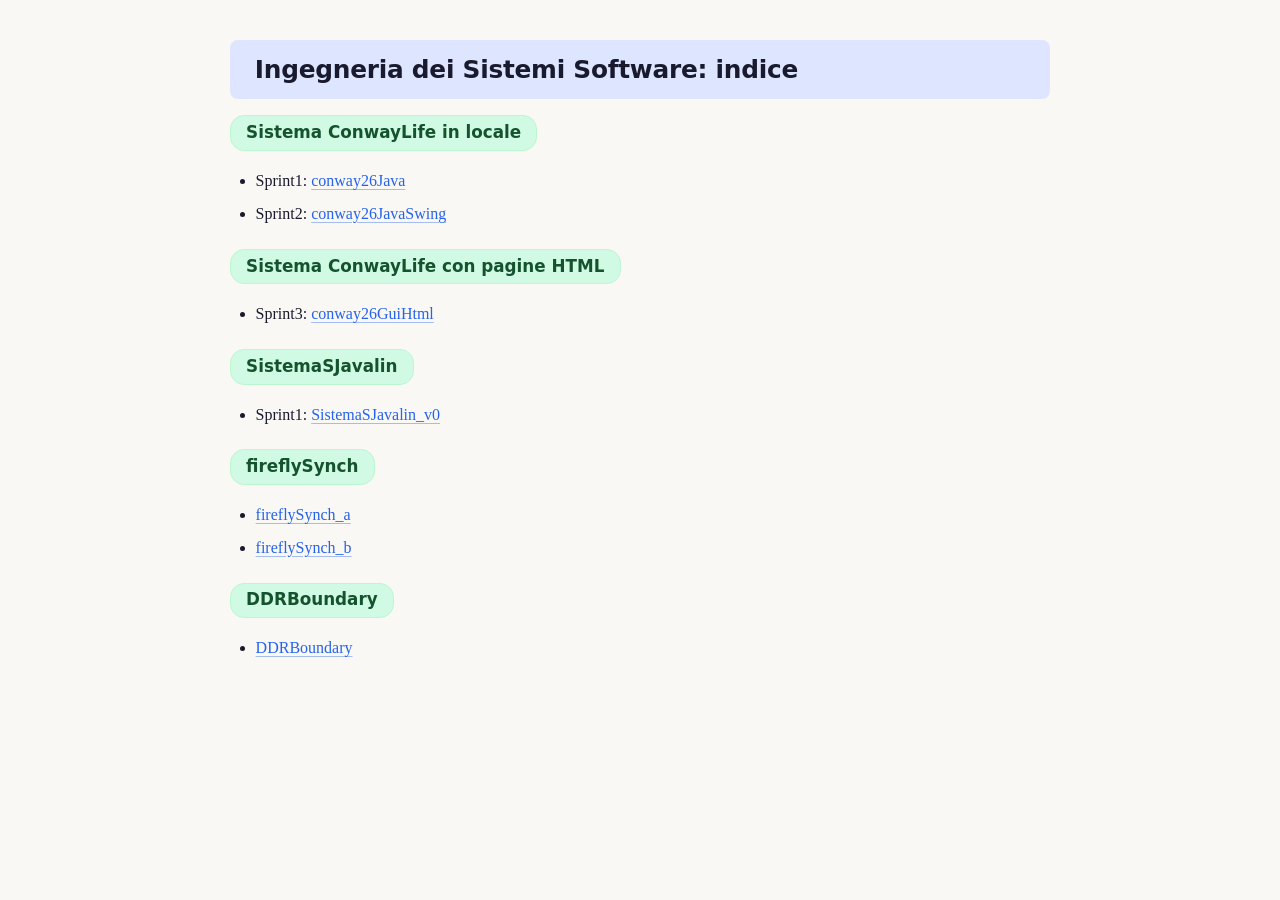
<file: docs/index.html>
<!DOCTYPE html PUBLIC "-//W3C//DTD HTML 4.01//EN" "http://www.w3.org/TR/html4/strict.dtd">
<html>

<head>
    <link rel="stylesheet" type="text/css" href="css/mystyle.css">
</head>
<title>Ingegneria del Software: indice</title>

<body>
    <div id="top">
        <h1>Ingegneria dei Sistemi Software: indice</h1>
    </div>
    <div class="body">
        <h2>Sistema ConwayLife in locale</h2>
        <ul>
            <li>Sprint1: <a href="conway26Java.html">conway26Java</a></li>
            <li>Sprint2: <a href="conway26JavaSwing.html">conway26JavaSwing</a></li>
        </ul>
        <h2>Sistema ConwayLife con pagine HTML</h2>
        <ul>
            <li>Sprint3: <a href="conway26GuiHtml.html">conway26GuiHtml</a></li>
        </ul>
        <h2>SistemaSJavalin</h2>
        <ul>
            <li>Sprint1: <a href="SistemaSJavalin.html">SistemaSJavalin_v0</a></li>
        </ul>
        <h2>fireflySynch</h2>
        <ul>
            <li><a href="fireflySynch_a.html">fireflySynch_a</a></li>
            <li><a href="fireflySynch_b.html">fireflySynch_b</a></li>
        </ul>
        <h2>DDRBoundary</h2>
        <ul>
            <li><a href="DDRBoundary.html">DDRBoundary</a></li>
        </ul>
    </div>
</body>

</html>
</file>
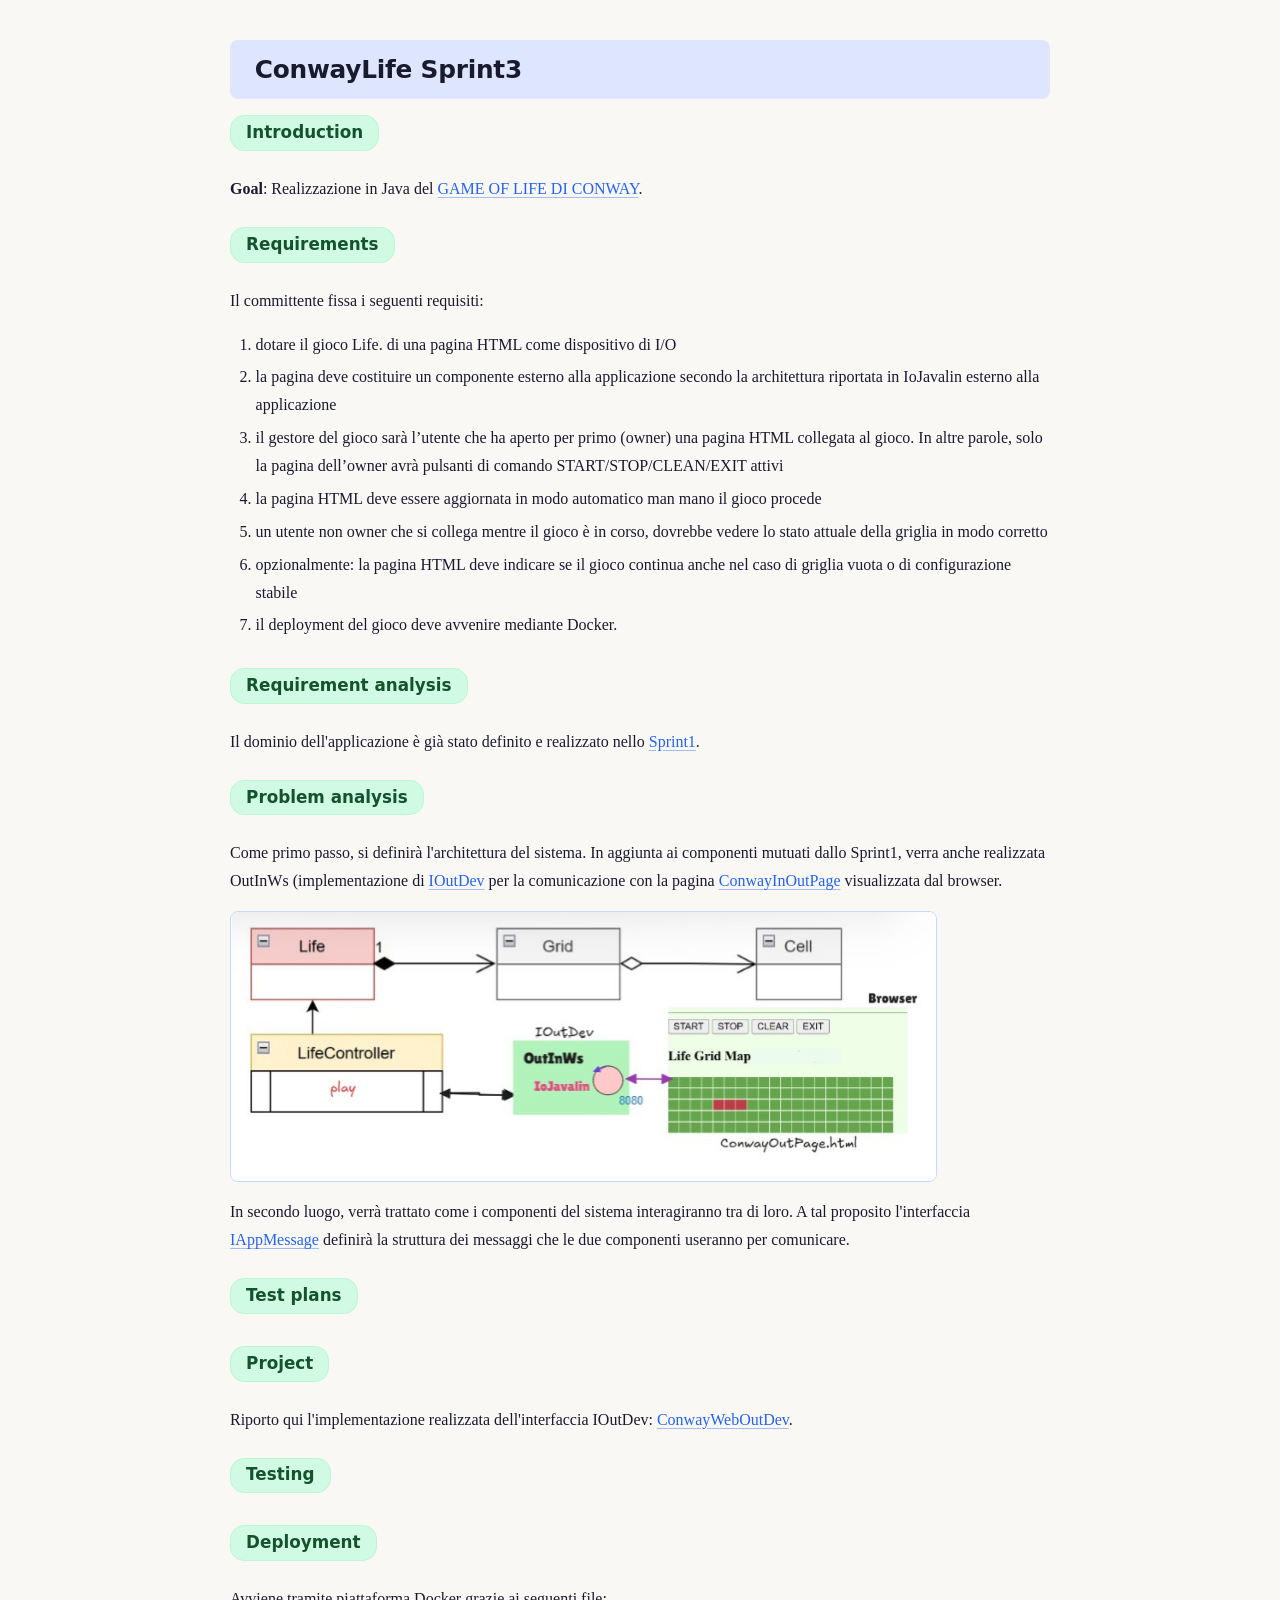
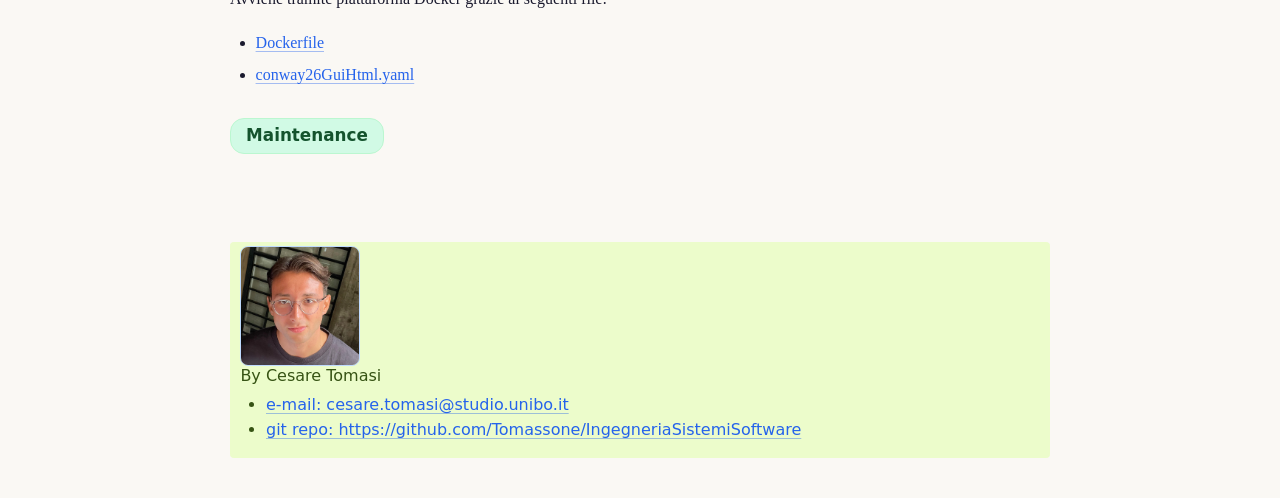
<file: docs/conway26GuiHtml.html>
<!DOCTYPE html PUBLIC "-//W3C//DTD HTML 4.01//EN" "http://www.w3.org/TR/html4/strict.dtd">
<html>

<head>

	<link rel="stylesheet" type="text/css" href="css/mystyle.css">
	<!--
    <script type="text/javascript" src="../css/issStyle.js"></script>
-->

</head>
<title>Sprint3: conway26GuiHtml</title>

<body>
	<div id="top">
		<h1>ConwayLife Sprint3</h1>
	</div>

	<div class="body">

		<h2>Introduction</h2>
		<p><b>Goal</b>: Realizzazione in Java del
			<a href='https://anatali.github.io/issLab2026/_static/docs/Protobook.pdf#chapter.10'>GAME OF LIFE DI
				CONWAY</a>.
		</p>

		<h2>Requirements</h2>

		<p>
			Il committente fissa i seguenti requisiti:
		<ol>
			<li>dotare il gioco Life. di una pagina HTML come dispositivo di I/O</li>
			<li>la pagina deve costituire un componente esterno alla applicazione secondo la architettura riportata in
				IoJavalin esterno alla applicazione</li>
			<li>il gestore del gioco sarà l’utente che ha aperto per primo (owner) una pagina HTML collegata al gioco.
				In altre parole, solo la pagina dell’owner avrà pulsanti di comando START/STOP/CLEAN/EXIT attivi</li>
			<li>la pagina HTML deve essere aggiornata in modo automatico man mano il gioco procede</li>
			<li>un utente non owner che si collega mentre il gioco è in corso, dovrebbe vedere lo stato attuale della
				griglia in modo corretto</li>
			<li>opzionalmente: la pagina HTML deve indicare se il gioco continua anche nel caso di griglia vuota o di
				configurazione stabile</li>
			<li>il deployment del gioco deve avvenire mediante Docker.</li>
		</ol>
		</p>

		<h2>Requirement analysis</h2>

		<p>
			Il dominio dell'applicazione è già stato definito e realizzato nello <a
				href="https://github.com/Tomassone/IngegneriaSistemiSoftware/tree/main/ConwayLife/Sprint1/conway26Java/src/main/java/conway/domain">Sprint1</a>.
		</p>

		<h2>Problem analysis</h2>

		<p>
			Come primo passo, si definirà l'architettura del sistema. In aggiunta ai componenti mutuati dallo Sprint1,
			verra anche realizzata OutInWs (implementazione di <a
				href="https://github.com/Tomassone/IngegneriaSistemiSoftware/blob/main/ConwayLife/Sprint1/conway26Java/src/main/java/conway/domain/IOutDev.java">IOutDev</a>
			per la comunicazione con la pagina <a
				href="https://github.com/Tomassone/IngegneriaSistemiSoftware/blob/main/conway26GuiHtml/src/main/resources/page/ConwayInOutPage.html">
				ConwayInOutPage</a> visualizzata dal browser.
		</p>
		<img src="./img/architettura_sistema_v3.png"></img>
		<p>
			In secondo luogo, verrà trattato come i componenti del sistema interagiranno tra di loro. A tal proposito
			l'interfaccia <a href="https://anatali.github.io/issLab2026/_static/docs/Protobook.pdf#subsection.9.2.1">
				IAppMessage</a> definirà la struttura dei messaggi che le due componenti useranno per comunicare.
		</p>

		<h2>Test plans</h2>

		<p></p>

		<h2>Project</h2>

		<p>Riporto qui l'implementazione realizzata dell'interfaccia IOutDev: <a
				href="https://github.com/Tomassone/IngegneriaSistemiSoftware/blob/main/conway26GuiHtml/src/main/resources/main/java/conway/devices/ConwayWebOutDev.java">ConwayWebOutDev</a>.
		</p>

		<h2>Testing</h2>

		<p></p>

		<h2>Deployment</h2>

		<p>
			Avviene tramite piattaforma Docker grazie ai seguenti file:
		<ul>
			<li><a
					href="https://github.com/Tomassone/IngegneriaSistemiSoftware/blob/main/conway26GuiHtml/Dockerfile">Dockerfile</a>
			</li>
			<li><a
					href="https://github.com/Tomassone/IngegneriaSistemiSoftware/blob/main/conway26GuiHtml/conway26GuiHtml.yaml">conway26GuiHtml.yaml</a>
			</li>
		</ul>
		</p>

		<h2>Maintenance</h2>

		<p></p>

		<br /><br />
	</div>

	<h5>
		<img src="./img/pic.jpeg" width="15%" height="15%">
		By Cesare Tomasi
		<ul>
			<li><a href="mailto:cesare.tomasi@studio.unibo.it">e-mail: cesare.tomasi@studio.unibo.it</a></li>
			<li><a href="https://github.com/Tomassone/IngegneriaSistemiSoftware">git repo:
					https://github.com/Tomassone/IngegneriaSistemiSoftware</a></li>
			<ul>
	</h5>
</body>

</html>
</file>
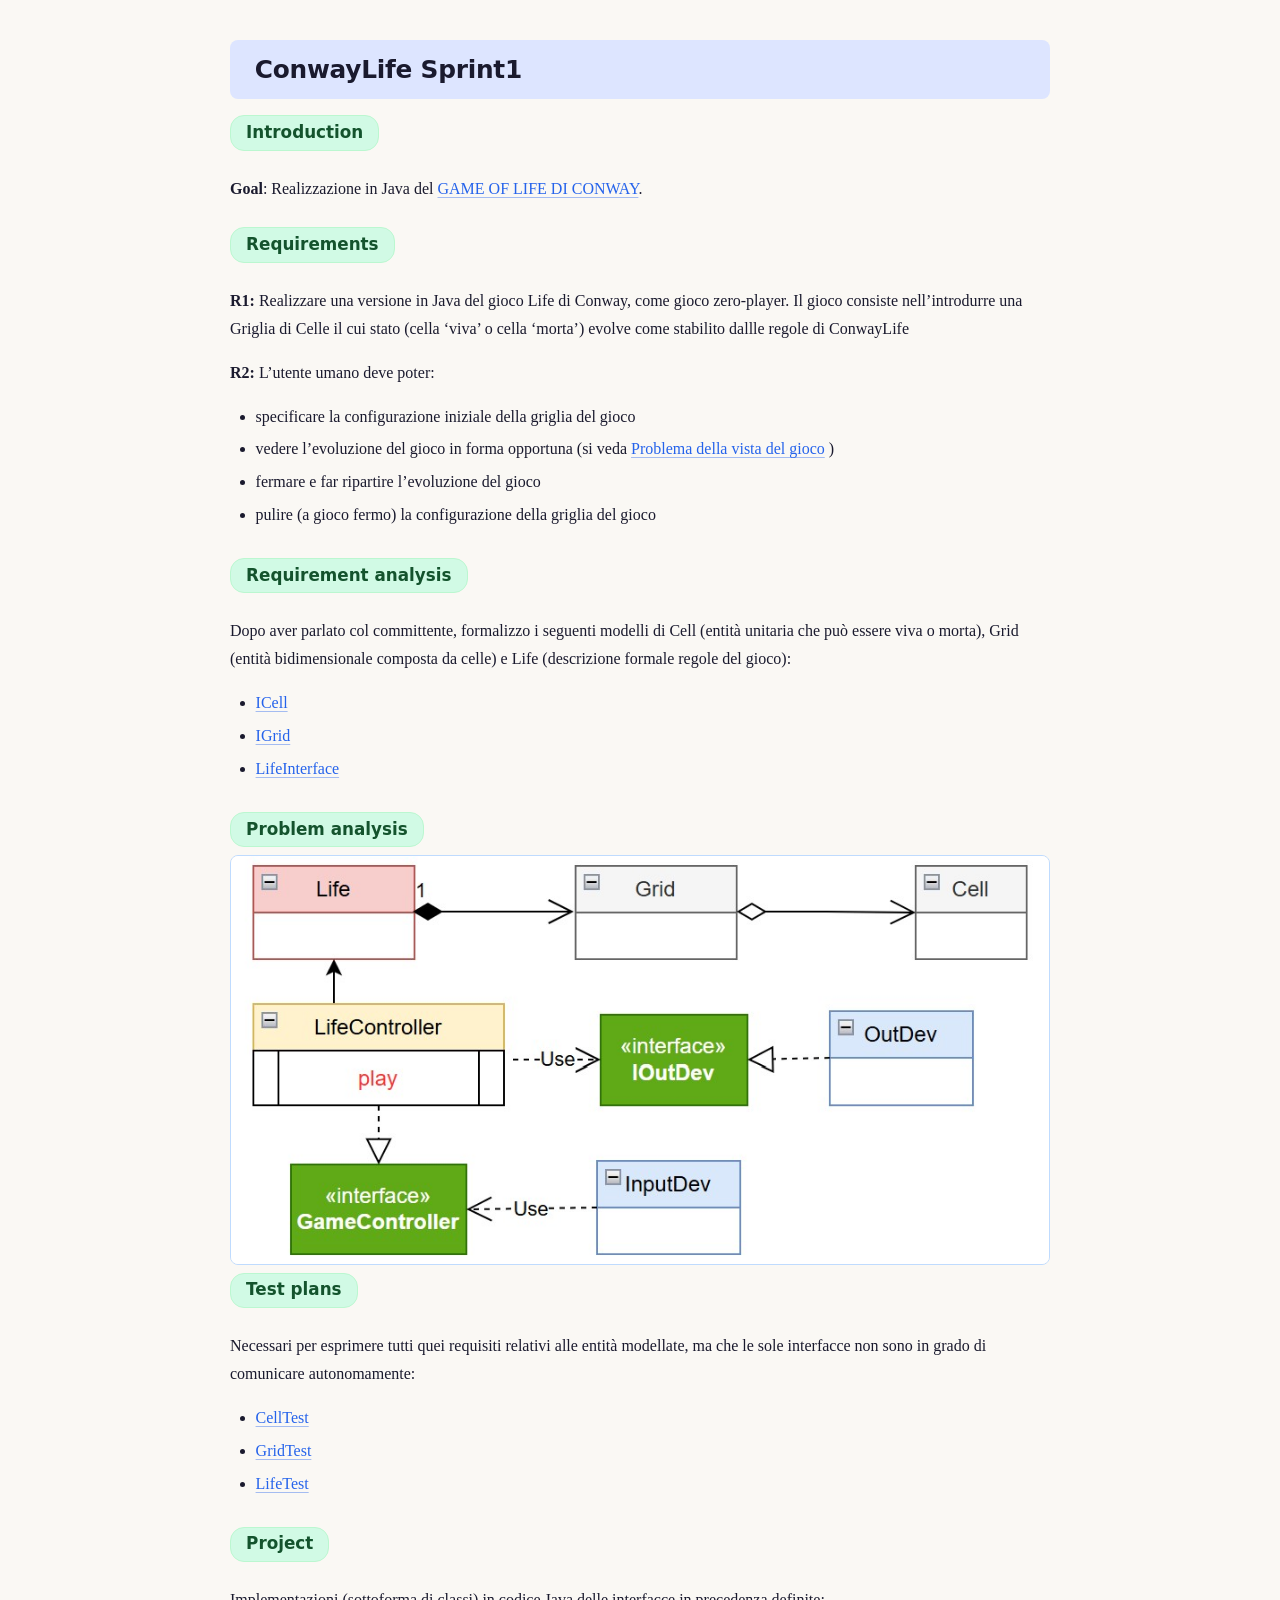
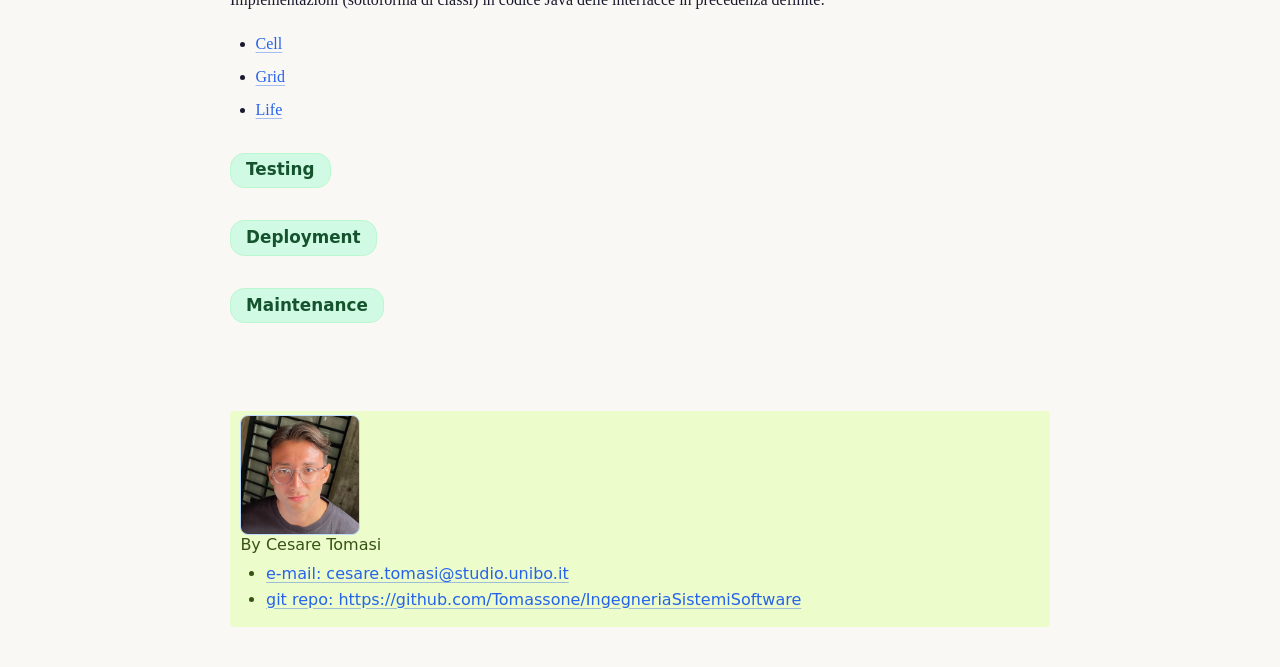
<file: docs/conway26Java.html>
<!DOCTYPE html PUBLIC "-//W3C//DTD HTML 4.01//EN" "http://www.w3.org/TR/html4/strict.dtd">
<html>

<head>

	<link rel="stylesheet" type="text/css" href="css/mystyle.css">
	<!--
    <script type="text/javascript" src="../css/issStyle.js"></script>
-->

</head>
<title>Sprint1: conway26Java</title>

<body>
	<div id="top">
		<h1>ConwayLife Sprint1</h1>
	</div>

	<div class="body">

		<h2>Introduction</h2>
		<p><b>Goal</b>: Realizzazione in Java del
			<a href='https://anatali.github.io/issLab2026/_static/docs/Protobook.pdf#chapter.6'>GAME OF LIFE DI
				CONWAY</a>.
		</p>

		<h2>Requirements</h2>

		<!-- <div class="remark"> -->
		<p>
			<b>R1:</b> Realizzare una versione in Java del gioco Life di Conway, come gioco zero-player.
			Il gioco consiste nell’introdurre una Griglia di Celle il cui stato (cella ‘viva’ o cella ‘morta’) evolve
			come stabilito dallle regole di ConwayLife
		</p>
		<p>
			<b>R2:</b> L’utente umano deve poter:
		<ul>
			<li>specificare la configurazione iniziale della griglia del gioco</li>
			<li>vedere l’evoluzione del gioco in forma opportuna
				(si veda <a href='https://anatali.github.io/issLab2026/_static/docs/Protobook.pdf#section.6.3'>Problema
					della vista del gioco</a> )</li>
			<li>fermare e far ripartire l’evoluzione del gioco</li>
			<li>pulire (a gioco fermo) la configurazione della griglia del gioco</li>
		</ul>
		</p>

		<h2>Requirement analysis</h2>

		<p>
			Dopo aver parlato col committente, formalizzo i seguenti modelli di Cell (entità unitaria che può essere
			viva o morta), Grid (entità bidimensionale composta da celle) e Life (descrizione formale regole
			del gioco):
		<ul>
			<li><a
					href="https://github.com/Tomassone/IngegneriaSistemiSoftware/blob/main/ConwayLife/Sprint1/conway26Java/src/main/java/conway/domain/ICell.java">ICell</a>
			</li>
			<li><a
					href="https://github.com/Tomassone/IngegneriaSistemiSoftware/blob/main/ConwayLife/Sprint1/conway26Java/src/main/java/conway/domain/IGrid.java">IGrid</a>
			</li>
			<li><a
					href="https://github.com/Tomassone/IngegneriaSistemiSoftware/blob/main/ConwayLife/Sprint1/conway26Java/src/main/java/conway/domain/LifeInterface.java">LifeInterface</a>
			</li>
		</ul>
		</p>

		<h2>Problem analysis</h2>

		<img src="./img/architettura_sistema_v1.png">

		<h2>Test plans</h2>

		<p>
			Necessari per esprimere tutti quei requisiti relativi alle entità modellate, ma che le sole interfacce non
			sono in grado di comunicare autonomamente:
		<ul>
			<li><a
					href="https://github.com/Tomassone/IngegneriaSistemiSoftware/blob/main/ConwayLife/Sprint1/conway26Java/src/main/java/test/CellTest.java">CellTest</a>
			</li>
			<li><a
					href="https://github.com/Tomassone/IngegneriaSistemiSoftware/blob/main/ConwayLife/Sprint1/conway26Java/src/main/java/test/GridTest.java">GridTest</a>
			</li>
			<li><a
					href="https://github.com/Tomassone/IngegneriaSistemiSoftware/blob/main/ConwayLife/Sprint1/conway26Java/src/main/java/test/LifeTest.java">LifeTest</a>
			</li>
		</ul>
		</p>

		<h2>Project</h2>

		<p>
			Implementazioni (sottoforma di classi) in codice Java delle interfacce in precedenza definite:
		<ul>
			<li><a
					href="https://github.com/Tomassone/IngegneriaSistemiSoftware/blob/main/ConwayLife/Sprint1/conway26Java/src/main/java/conway/domain/Cell.java">Cell</a>
			</li>
			<li><a
					href="https://github.com/Tomassone/IngegneriaSistemiSoftware/blob/main/ConwayLife/Sprint1/conway26Java/src/main/java/conway/domain/Grid.java">Grid</a>
			</li>
			<li><a
					href="https://github.com/Tomassone/IngegneriaSistemiSoftware/blob/main/ConwayLife/Sprint1/conway26Java/src/main/java/conway/domain/Life.java">Life</a>
			</li>
		</ul>
		</p>

		<h2>Testing</h2>

		<p></p>

		<h2>Deployment</h2>

		<p></p>

		<h2>Maintenance</h2>

		<p></p>

		<br /><br />
	</div>

	<h5>
		<img src="./img/pic.jpeg" width="15%" height="15%">
		By Cesare Tomasi
		<ul>
			<li><a href="mailto:cesare.tomasi@studio.unibo.it">e-mail: cesare.tomasi@studio.unibo.it</a></li>
			<li><a href="https://github.com/Tomassone/IngegneriaSistemiSoftware">git repo:
					https://github.com/Tomassone/IngegneriaSistemiSoftware</a></li>
			<ul>
	</h5>
</body>

</html>
</file>
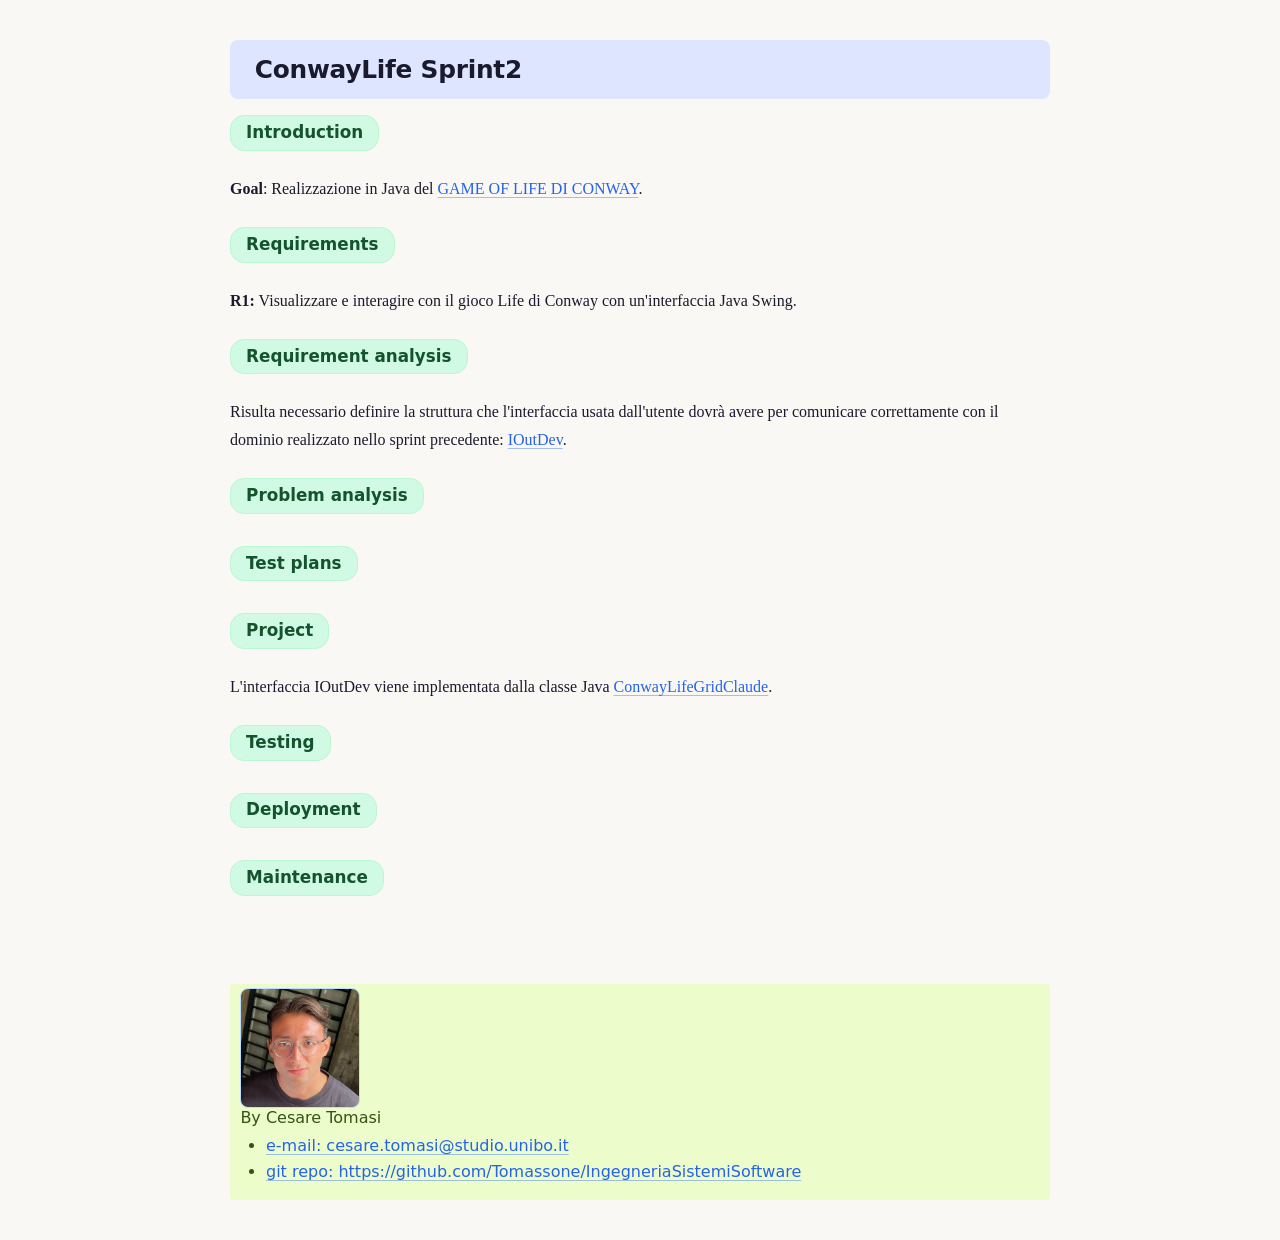
<file: docs/conway26JavaSwing.html>
<!DOCTYPE html PUBLIC "-//W3C//DTD HTML 4.01//EN" "http://www.w3.org/TR/html4/strict.dtd">
<html>

<head>

    <link rel="stylesheet" type="text/css" href="css/mystyle.css">
    <!--
    <script type="text/javascript" src="../css/issStyle.js"></script>
-->

</head>
<title>Sprint2: conway26JavaSwing</title>

<body>
    <div id="top">
        <h1>ConwayLife Sprint2</h1>
    </div>

    <div class="body">

        <h2>Introduction</h2>
        <p><b>Goal</b>: Realizzazione in Java del
            <a href='https://anatali.github.io/issLab2026/_static/docs/Protobook.pdf#chapter.6'>GAME OF LIFE DI
                CONWAY</a>.
        </p>

        <h2>Requirements</h2>

        <!-- <div class="remark"> -->
        <p>
            <b>R1:</b> Visualizzare e interagire con il gioco Life di Conway con un'interfaccia Java Swing.
        </p>

        <h2>Requirement analysis</h2>

        <p>
            Risulta necessario definire la struttura che l'interfaccia usata dall'utente dovrà avere per comunicare
            correttamente con il dominio realizzato nello sprint precedente: <a
                href="https://github.com/Tomassone/IngegneriaSistemiSoftware/blob/main/ConwayLife/Sprint1/conway26Java/src/main/java/conway/domain/IOutDev.java">IOutDev</a>.
        </p>

        <h2>Problem analysis</h2>

        <p></p>

        <h2>Test plans</h2>

        <p></p>

        <h2>Project</h2>

        <p>
            L'interfaccia IOutDev viene implementata dalla classe Java <a
                href="https://github.com/Tomassone/IngegneriaSistemiSoftware/blob/main/ConwayLife/Sprint2/conway26JavaSwing/src/main/java/conway/devices/ConwayLifeGridClaude.java">ConwayLifeGridClaude</a>.
        </p>

        <h2>Testing</h2>

        <p></p>

        <h2>Deployment</h2>

        <p></p>

        <h2>Maintenance</h2>

        <p></p>

        <br /><br />
    </div>

    <h5>
        <img src="./img/pic.jpeg" width="15%" height="15%">
        By Cesare Tomasi
        <ul>
            <li><a href="mailto:cesare.tomasi@studio.unibo.it">e-mail: cesare.tomasi@studio.unibo.it</a></li>
            <li><a href="https://github.com/Tomassone/IngegneriaSistemiSoftware">git repo:
                    https://github.com/Tomassone/IngegneriaSistemiSoftware</a></li>
            <ul>
    </h5>
</body>

</html>
</file>
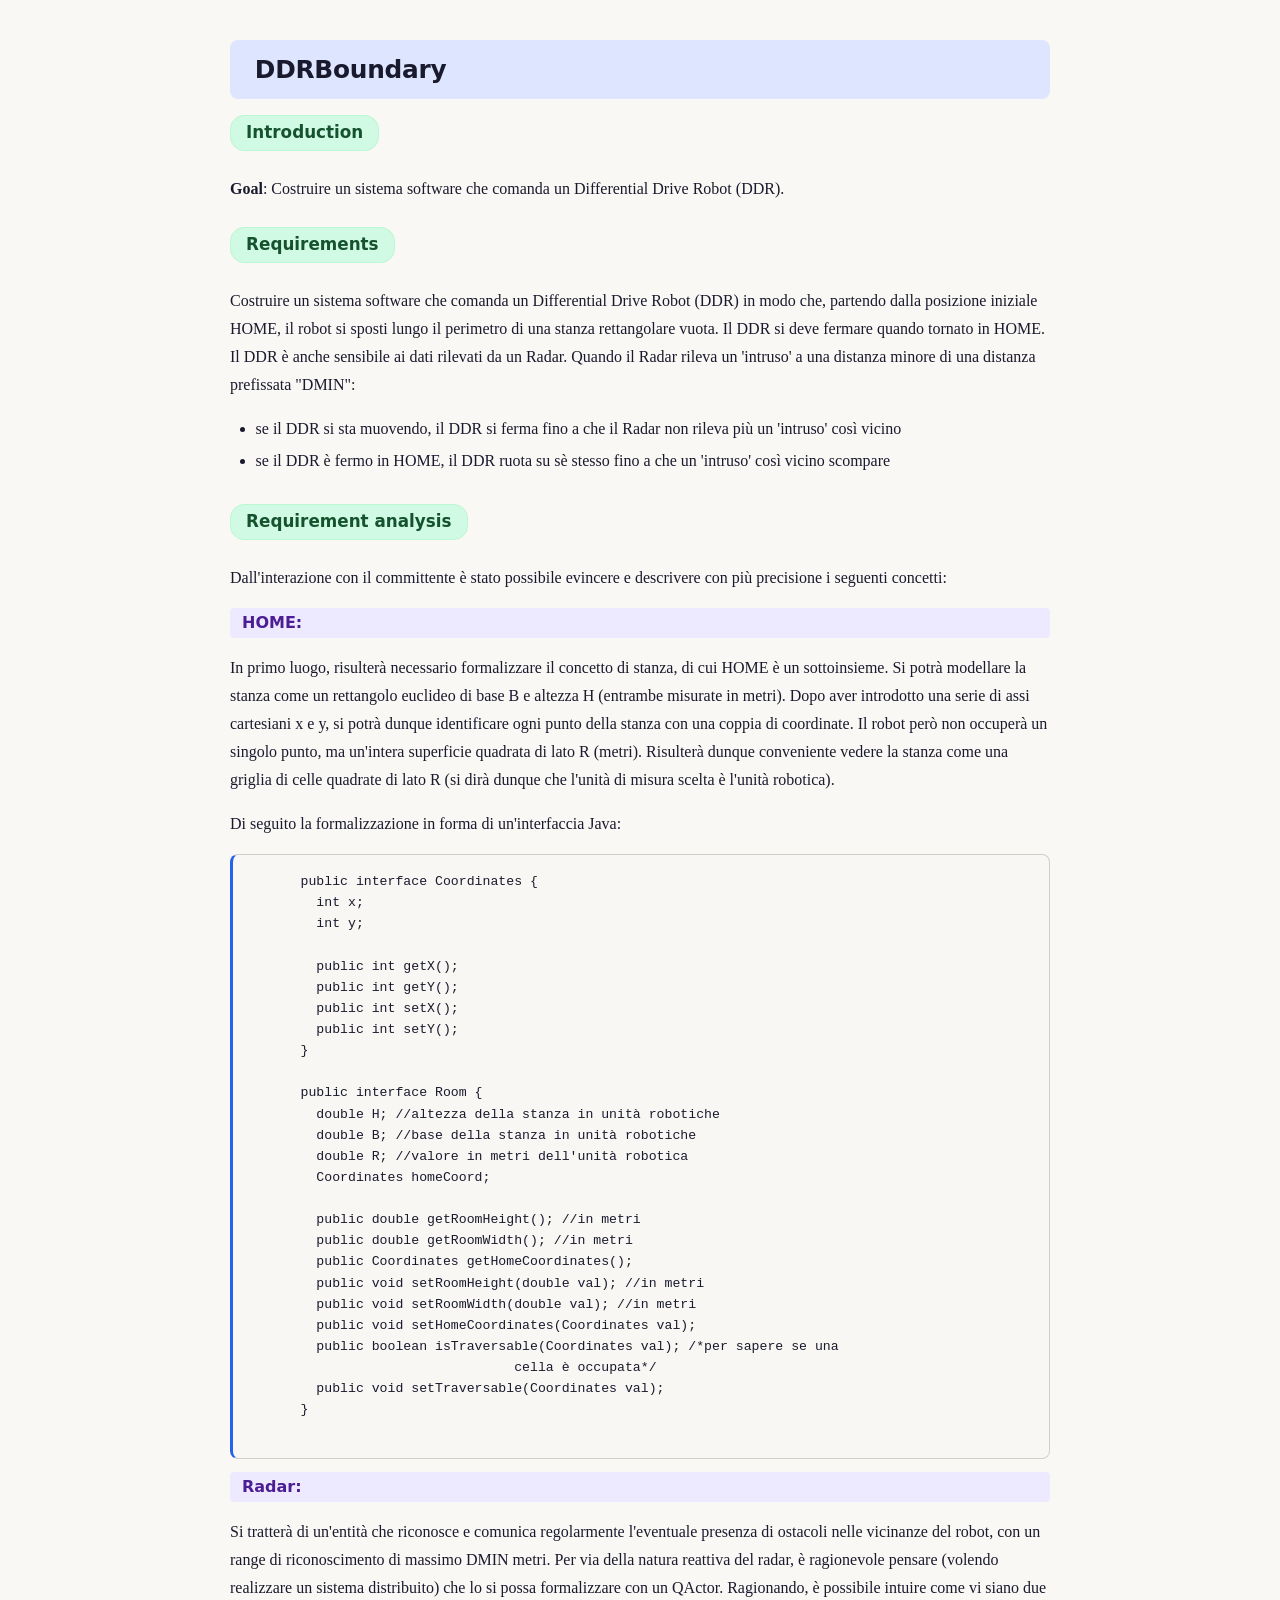
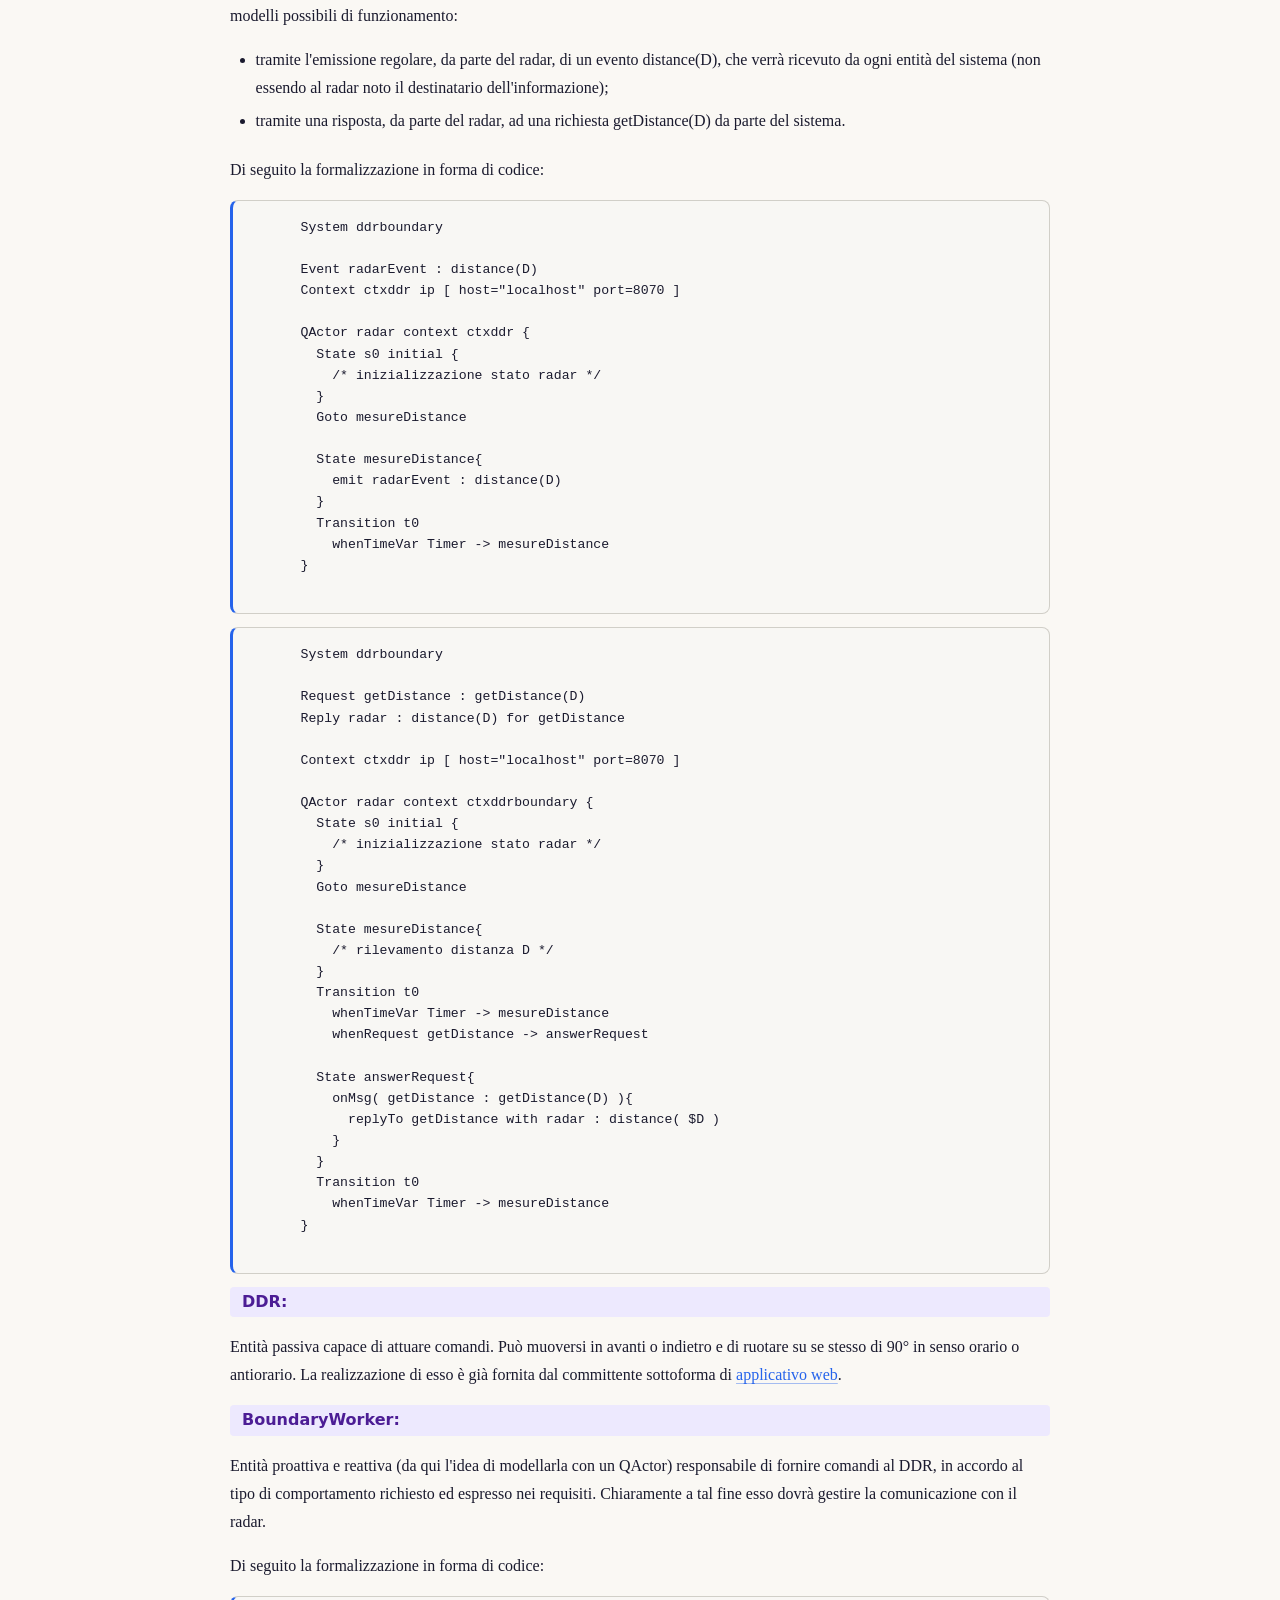
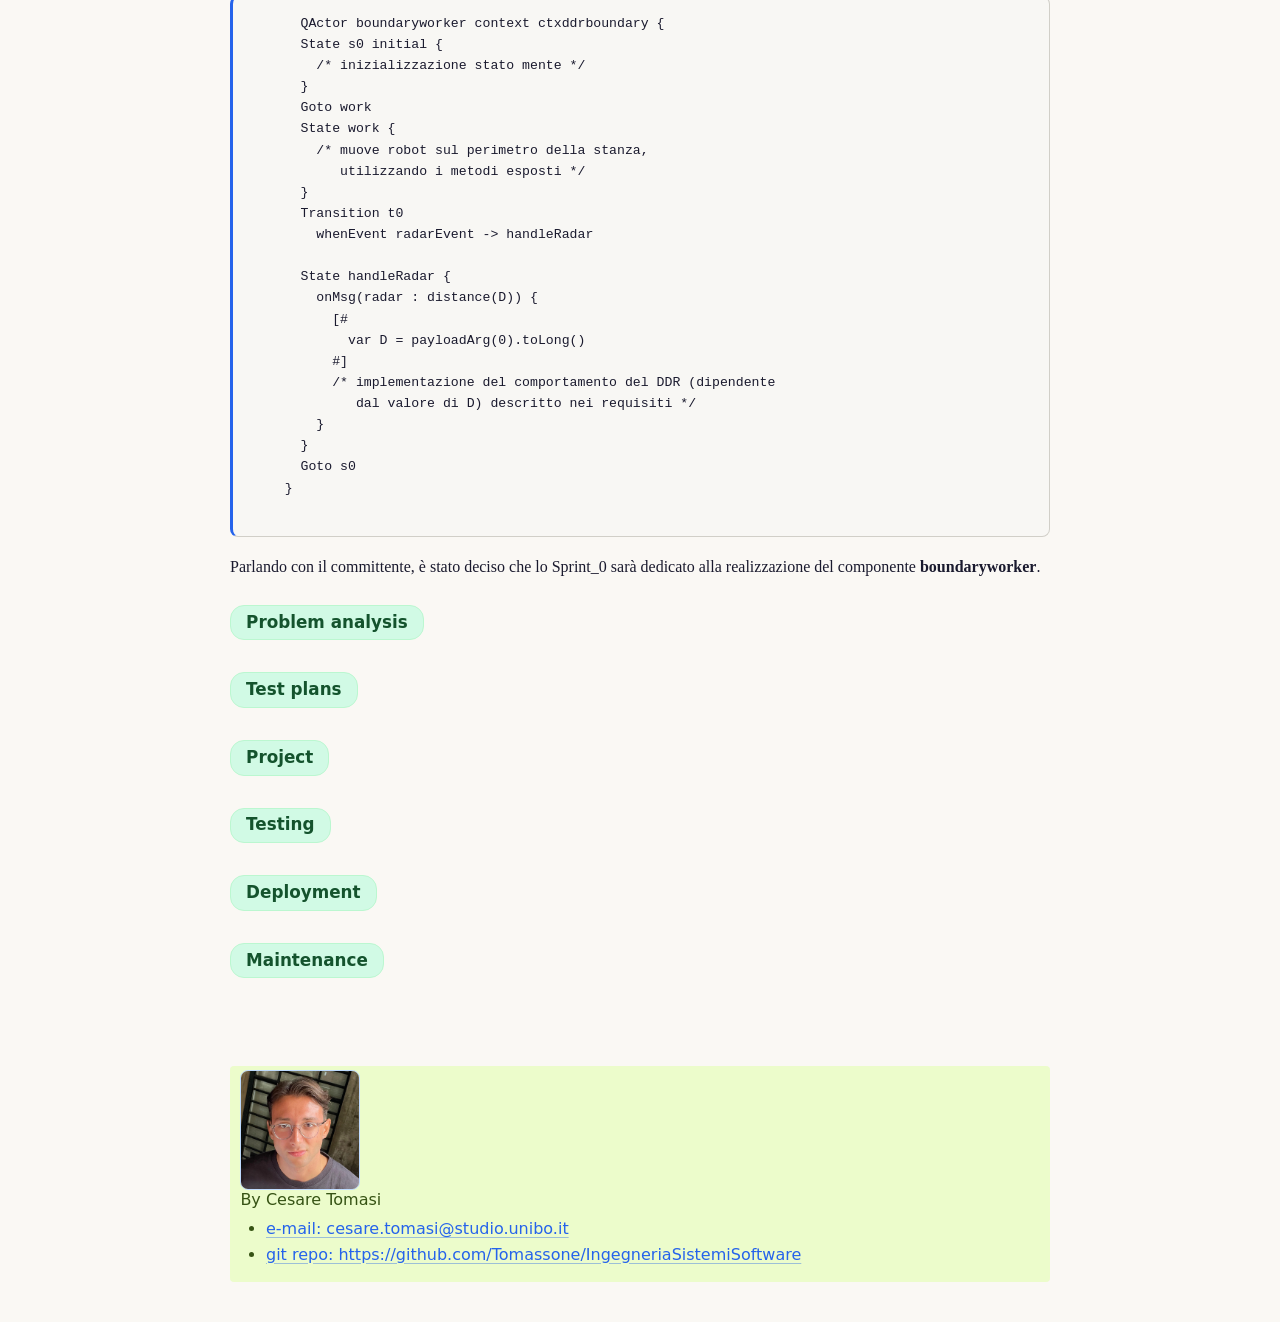
<file: docs/DDRBoundary.html>
<!DOCTYPE html PUBLIC "-//W3C//DTD HTML 4.01//EN" "http://www.w3.org/TR/html4/strict.dtd">
<html>

<head>

	<link rel="stylesheet" type="text/css" href="css/mystyle.css">
	<!--
    <script type="text/javascript" src="../css/issStyle.js"></script>
-->

</head>
<title>DDRBoundary</title>

<body>
	<div id="top">
		<h1>DDRBoundary</h1>
	</div>

	<div class="body">

		<h2>Introduction</h2>
		<p><b>Goal</b>: Costruire un sistema software che comanda un Differential Drive Robot (DDR)</a>.
		</p>

		<h2>Requirements</h2>

		<p>
			Costruire un sistema software che comanda un Differential Drive Robot (DDR) in modo che,
			partendo dalla posizione iniziale HOME, il robot si sposti lungo il perimetro di una stanza rettangolare
			vuota.
			Il DDR si deve fermare quando tornato in HOME.

			Il DDR è anche sensibile ai dati rilevati da un Radar.
			Quando il Radar rileva un 'intruso' a una distanza minore di una distanza prefissata "DMIN":

		<ul>
			<li>se il DDR si sta muovendo, il DDR si ferma fino a che il Radar non rileva più un 'intruso' così
				vicino</li>
			<li>se il DDR è fermo in HOME, il DDR ruota su sè stesso fino a che un 'intruso' così vicino scompare</li>
		</ul>
		</p>

		<h2>Requirement analysis</h2>

		<p>
			Dall'interazione con il committente è stato possibile evincere e descrivere con più precisione i seguenti
			concetti:
		<p>

		<h3>HOME:</h3>

		<p>
			In primo luogo, risulterà necessario formalizzare il concetto di stanza, di cui HOME è un sottoinsieme.
			Si potrà modellare la stanza come un rettangolo euclideo di base B e altezza H (entrambe misurate in metri).
			Dopo aver introdotto una serie di assi cartesiani x e y, si potrà dunque identificare ogni punto della
			stanza con una coppia di coordinate. Il robot però non occuperà un singolo punto, ma un'intera superficie
			quadrata di lato R (metri). Risulterà dunque conveniente vedere la stanza come una griglia di celle quadrate
			di lato R (si dirà dunque che l'unità di misura scelta è l'unità robotica).
		</p>

		<p>
			Di seguito la formalizzazione in
			forma di un'interfaccia Java:
		</p>

		<pre>
			public interface Coordinates {
				int x;
				int y;

				public int getX();
				public int getY();
				public int setX();
				public int setY();
			}

			public interface Room {
				double H; //altezza della stanza in unità robotiche
				double B; //base della stanza in unità robotiche
				double R; //valore in metri dell'unità robotica
				Coordinates homeCoord;

				public double getRoomHeight(); //in metri
				public double getRoomWidth(); //in metri
				public Coordinates getHomeCoordinates();
				public void setRoomHeight(double val); //in metri
				public void setRoomWidth(double val); //in metri
				public void setHomeCoordinates(Coordinates val);
				public boolean isTraversable(Coordinates val); /*per sapere se una
																 cella è occupata*/
				public void setTraversable(Coordinates val);
			}
		</pre>

		<h3>Radar:</h3>

		<p>
			Si tratterà di un'entità che riconosce e comunica regolarmente l'eventuale presenza di ostacoli nelle
			vicinanze del robot, con un range di riconoscimento di massimo DMIN metri. Per via della natura reattiva del
			radar, è ragionevole pensare (volendo realizzare un sistema distribuito) che lo si possa formalizzare con un
			QActor. Ragionando, è possibile intuire
			come vi siano due modelli possibili di funzionamento:
		<ul>
			<li>tramite l'emissione regolare, da parte del radar, di un evento distance(D), che verrà ricevuto da ogni
				entità del sistema (non essendo al radar noto il destinatario dell'informazione);</li>
			<li>tramite una risposta, da parte del radar, ad una richiesta getDistance(D) da parte del sistema.</li>
		</ul>
		</p>

		<p>
			Di seguito la formalizzazione in
			forma di codice:
		</p>

		<pre>
			System ddrboundary
			
			Event radarEvent : distance(D)
			Context ctxddr ip [ host="localhost" port=8070 ]

			QActor radar context ctxddr {
				State s0 initial {
					/* inizializzazione stato radar */
				}
				Goto mesureDistance
				
				State mesureDistance{
					emit radarEvent : distance(D)
				}
				Transition t0 
					whenTimeVar Timer -> mesureDistance
			}
		</pre>

		<pre>
			System ddrboundary
			
			Request getDistance : getDistance(D)
			Reply radar : distance(D) for getDistance

			Context ctxddr ip [ host="localhost" port=8070 ]

			QActor radar context ctxddrboundary {
				State s0 initial {
					/* inizializzazione stato radar */
				}
				Goto mesureDistance
				
				State mesureDistance{
					/* rilevamento distanza D */
				}
				Transition t0 
					whenTimeVar Timer -> mesureDistance
					whenRequest getDistance -> answerRequest
			
				State answerRequest{
					onMsg( getDistance : getDistance(D) ){
						replyTo getDistance with radar : distance( $D )  
					} 
				}  
				Transition t0 
					whenTimeVar Timer -> mesureDistance
			}
		</pre>

		<h3>DDR:</h3>

		<p>
			Entità passiva capace di attuare comandi. Può muoversi in avanti o indietro e di ruotare su se stesso
			di 90° in senso orario o antiorario. La realizzazione di esso è già fornita dal committente sottoforma
			di <a href="https://github.com/Tomassone/IngegneriaSistemiSoftware/tree/main/vrUsage26">applicativo web</a>.
		</p>

		<h3>BoundaryWorker:</h3>

		<p>
			Entità proattiva e reattiva (da qui l'idea di modellarla con un QActor) responsabile di fornire comandi al
			DDR, in accordo al tipo di comportamento richiesto ed
			espresso nei requisiti. Chiaramente a tal fine esso dovrà gestire la comunicazione con il radar.
		</p>

		<p>
			Di seguito la formalizzazione in
			forma di codice:
		</p>

		<pre>
			QActor boundaryworker context ctxddrboundary {
			State s0 initial {
				/* inizializzazione stato mente */
			}
			Goto work
			State work {
				/* muove robot sul perimetro della stanza, 
				   utilizzando i metodi esposti */
			}
			Transition t0
				whenEvent radarEvent -> handleRadar
				
			State handleRadar {
				onMsg(radar : distance(D)) {
					[# 
						var D = payloadArg(0).toLong()
					#]
					/* implementazione del comportamento del DDR (dipendente
					   dal valore di D) descritto nei requisiti */
				}
			}
			Goto s0
		}
		</pre>

		<p>
			Parlando con il committente, è stato deciso che lo Sprint_0 sarà dedicato alla realizzazione del componente
			<b>boundaryworker</b>.
		</p>

		<h2>Problem analysis</h2>

		<p></p>

		<h2>Test plans</h2>

		<p></p>

		<h2>Project</h2>

		<p></p>

		<h2>Testing</h2>

		<p></p>

		<h2>Deployment</h2>

		<p></p>

		<h2>Maintenance</h2>

		<p></p>

		<br /><br />
	</div>

	<h5>
		<img src="./img/pic.jpeg" width="15%" height="15%">
		By Cesare Tomasi
		<ul>
			<li><a href="mailto:cesare.tomasi@studio.unibo.it">e-mail: cesare.tomasi@studio.unibo.it</a></li>
			<li><a href="https://github.com/Tomassone/IngegneriaSistemiSoftware">git repo:
					https://github.com/Tomassone/IngegneriaSistemiSoftware</a></li>
			<ul>
	</h5>
</body>

</html>
</file>
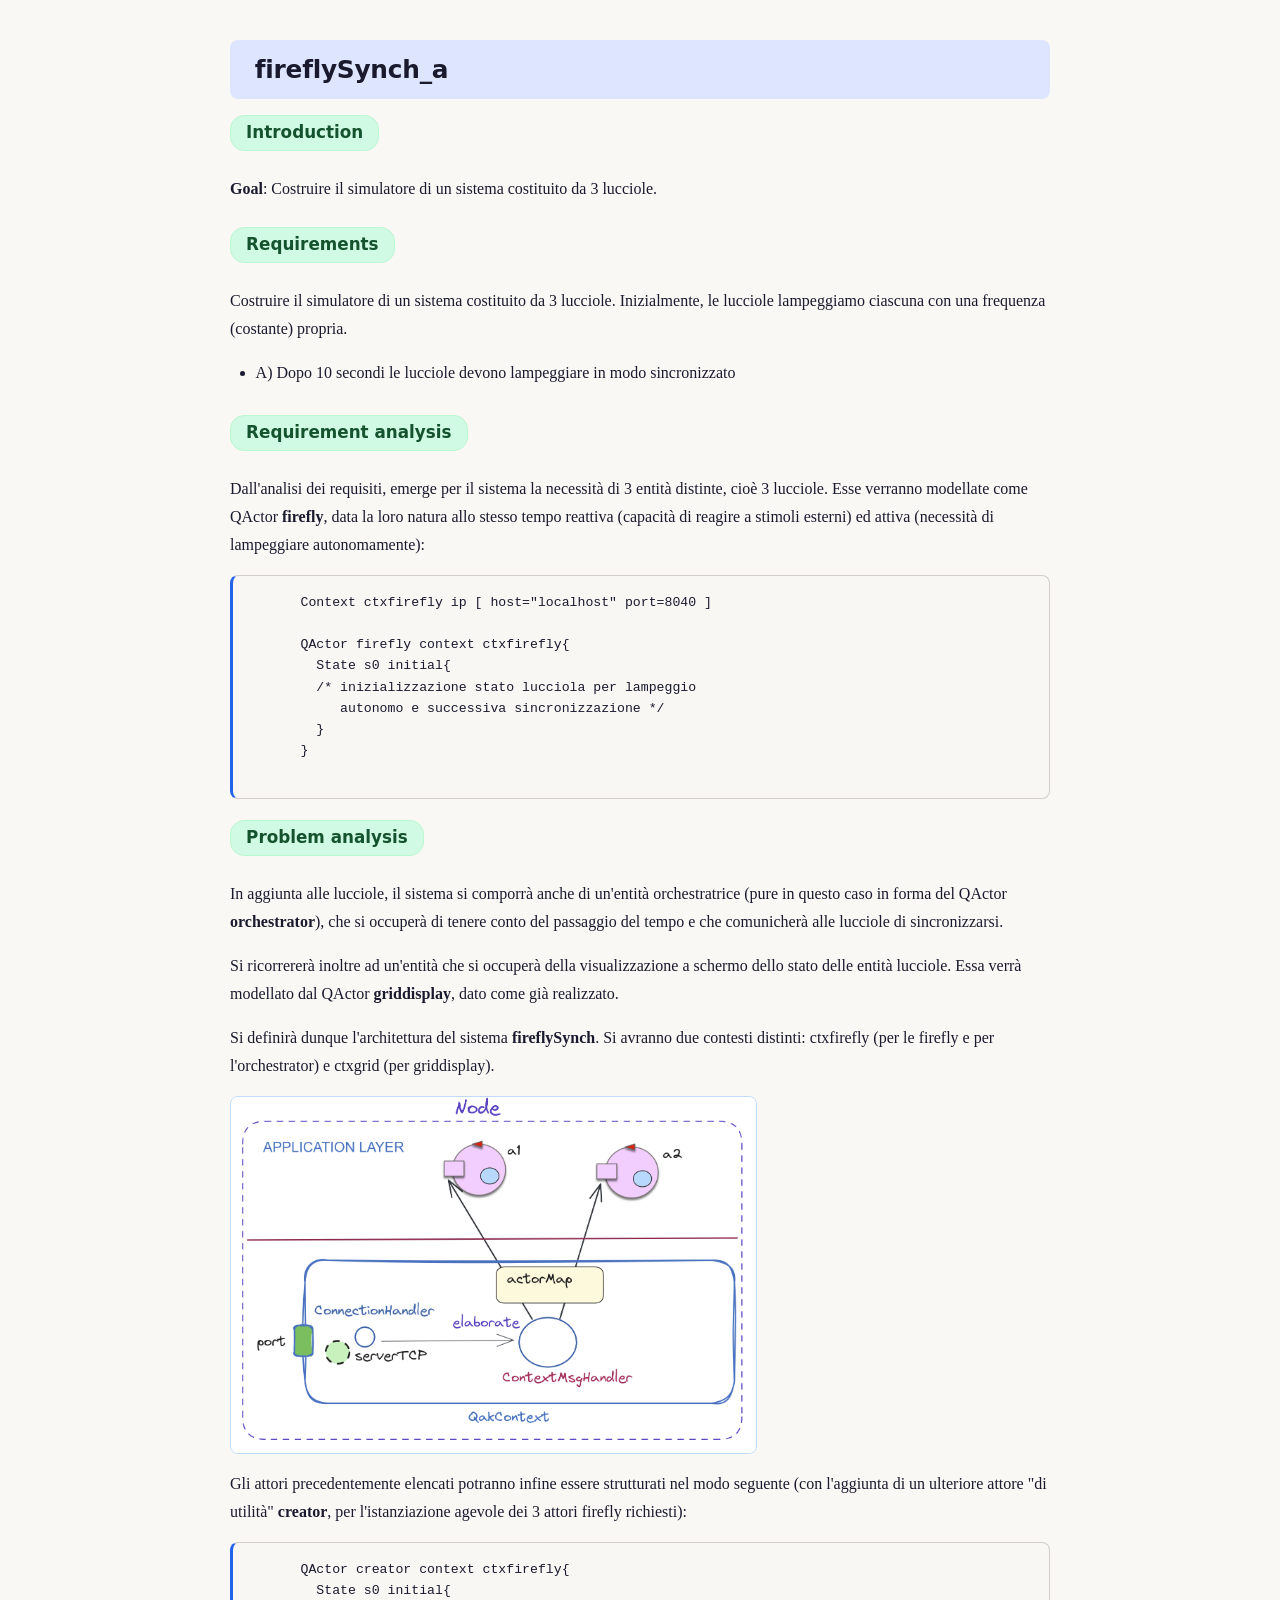
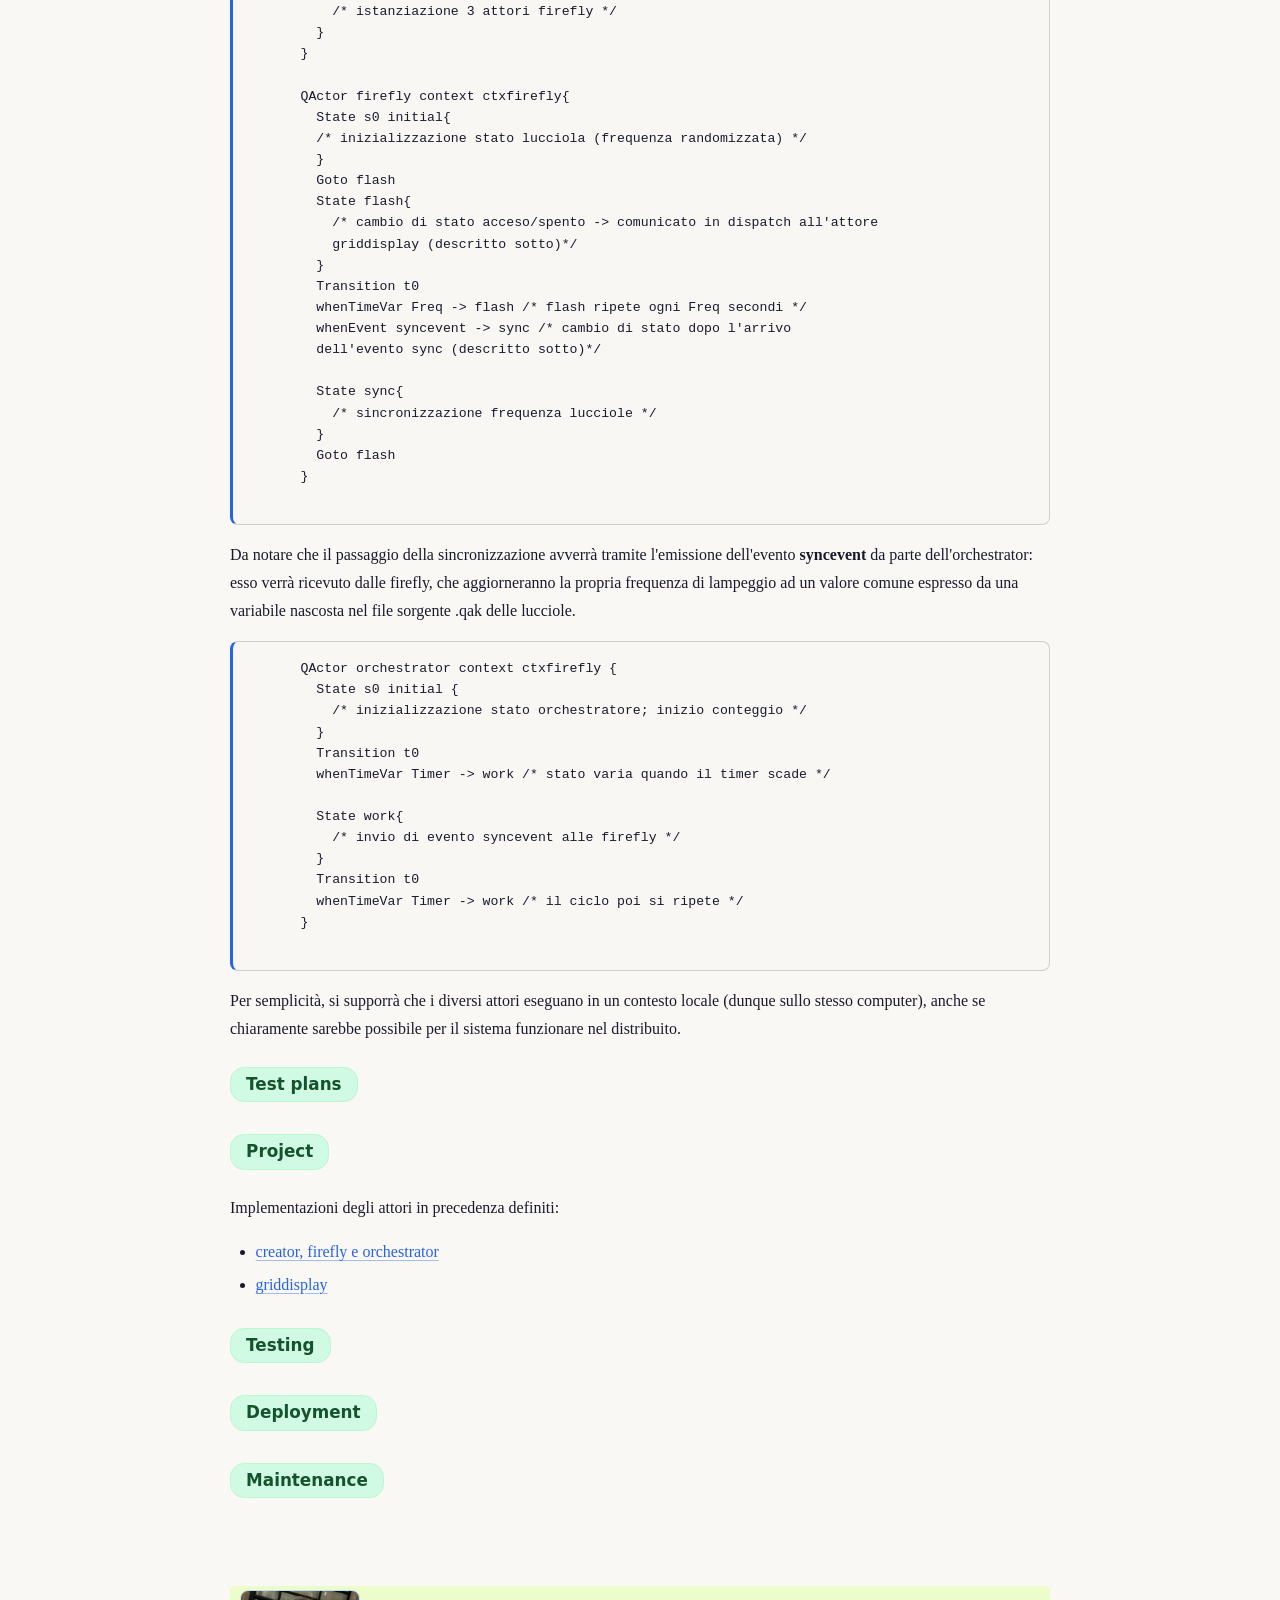
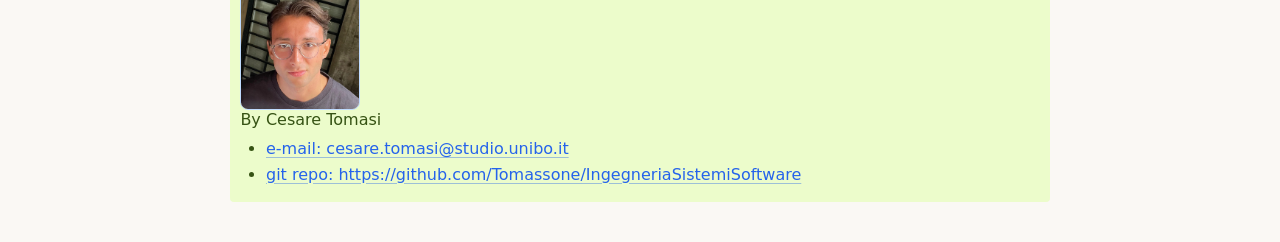
<file: docs/fireflySynch_a.html>
<!DOCTYPE html PUBLIC "-//W3C//DTD HTML 4.01//EN" "http://www.w3.org/TR/html4/strict.dtd">
<html>

<head>

	<link rel="stylesheet" type="text/css" href="css/mystyle.css">
	<!--
    <script type="text/javascript" src="../css/issStyle.js"></script>
-->

</head>
<title>fireflySynch_a</title>

<body>
	<div id="top">
		<h1>fireflySynch_a</h1>
	</div>

	<div class="body">

		<h2>Introduction</h2>
		<p><b>Goal</b>: Costruire il simulatore di un sistema costituito da 3 lucciole</a>.
		</p>

		<h2>Requirements</h2>

		<p>
			Costruire il simulatore di un sistema costituito da 3 lucciole. Inizialmente, le lucciole lampeggiamo
			ciascuna con una
			frequenza (costante) propria.
		<ul>
			<li>A) Dopo 10 secondi le lucciole devono lampeggiare in modo sincronizzato</li>
		</ul>
		</p>

		<h2>Requirement analysis</h2>

		<p>
			Dall'analisi dei requisiti, emerge per il sistema la necessità di 3 entità distinte, cioè 3 lucciole.
			Esse verranno modellate come QActor <b>firefly</b>, data la loro natura allo stesso tempo reattiva (capacità
			di reagire a stimoli esterni)
			ed attiva (necessità di lampeggiare autonomamente):
		</p>

		<pre>
			Context ctxfirefly ip [ host="localhost" port=8040 ]

			QActor firefly context ctxfirefly{
				State s0 initial{
				/* inizializzazione stato lucciola per lampeggio
				   autonomo e successiva sincronizzazione */
				}
			}
		</pre>


		<h2>Problem analysis</h2>

		<p>
			In aggiunta alle lucciole, il sistema si comporrà anche di un'entità orchestratrice (pure in questo caso
			in forma del QActor <b>orchestrator</b>), che si occuperà di tenere conto del passaggio del tempo e che
			comunicherà alle lucciole di sincronizzarsi.
		</p>

		<p>
			Si ricorrererà inoltre ad un'entità che si occuperà della visualizzazione a schermo
			dello stato delle entità lucciole. Essa verrà modellato dal QActor <b>griddisplay</b>, dato come già
			realizzato.
		</p>

		<p>
			Si definirà dunque l'architettura del sistema <b>fireflySynch</b>.
			Si avranno due contesti distinti: ctxfirefly (per le firefly e per l'orchestrator) e ctxgrid (per
			griddisplay).
		</p>

		<img src="./img/architettura_sistema_firefly.png"></img>

		<p>
			Gli attori precedentemente elencati potranno infine essere strutturati nel modo seguente (con l'aggiunta
			di un ulteriore attore "di utilità" <b>creator</b>, per l'istanziazione agevole dei 3 attori firefly
			richiesti):
		</p>

		<pre>
			QActor creator context ctxfirefly{
				State s0 initial{
					/* istanziazione 3 attori firefly */
				}
			}

			QActor firefly context ctxfirefly{
				State s0 initial{
				/* inizializzazione stato lucciola (frequenza randomizzata) */
				}
				Goto flash
				State flash{
					/* cambio di stato acceso/spento -> comunicato in dispatch all'attore
					griddisplay (descritto sotto)*/
				}
				Transition t0
				whenTimeVar Freq -> flash /* flash ripete ogni Freq secondi */
				whenEvent syncevent -> sync /* cambio di stato dopo l'arrivo 
				dell'evento sync (descritto sotto)*/

				State sync{
					/* sincronizzazione frequenza lucciole */
				}
				Goto flash
			}
		</pre>

		<p>
			Da notare che il passaggio della sincronizzazione avverrà tramite l'emissione dell'evento <b>syncevent</b>
			da parte dell'orchestrator: esso verrà ricevuto dalle firefly, che aggiorneranno la propria frequenza di
			lampeggio ad un
			valore comune espresso da una variabile nascosta nel file sorgente .qak delle lucciole.
		</p>

		<pre>
			QActor orchestrator context ctxfirefly {
				State s0 initial {
					/* inizializzazione stato orchestratore; inizio conteggio */
				}
				Transition t0
				whenTimeVar Timer -> work /* stato varia quando il timer scade */

				State work{
					/* invio di evento syncevent alle firefly */
				}
				Transition t0
				whenTimeVar Timer -> work /* il ciclo poi si ripete */
			}
		</pre>

		<p>
			Per semplicità, si supporrà che i diversi attori eseguano in un contesto locale (dunque sullo stesso
			computer),
			anche se chiaramente sarebbe possibile per il sistema funzionare nel distribuito.
		</p>

		<h2>Test plans</h2>

		<p></p>

		<h2>Project</h2>

		<p>
			Implementazioni degli attori in precedenza definiti:
		<ul>
			<li><a
					href="https://github.com/Tomassone/IngegneriaSistemiSoftware/blob/main/fireflySynch/src/fireflySynch.qak">creator,
					firefly
					e orchestrator</a>
			</li>
			<li><a
					href="https://github.com/Tomassone/IngegneriaSistemiSoftware/blob/main/griddisplay/src/griddisplay.qak">griddisplay</a>
			</li>
		</ul>
		</p>

		<h2>Testing</h2>

		<p></p>

		<h2>Deployment</h2>

		<p></p>

		<h2>Maintenance</h2>

		<p></p>

		<br /><br />
	</div>

	<h5>
		<img src="./img/pic.jpeg" width="15%" height="15%">
		By Cesare Tomasi
		<ul>
			<li><a href="mailto:cesare.tomasi@studio.unibo.it">e-mail: cesare.tomasi@studio.unibo.it</a></li>
			<li><a href="https://github.com/Tomassone/IngegneriaSistemiSoftware">git repo:
					https://github.com/Tomassone/IngegneriaSistemiSoftware</a></li>
			<ul>
	</h5>
</body>

</html>
</file>
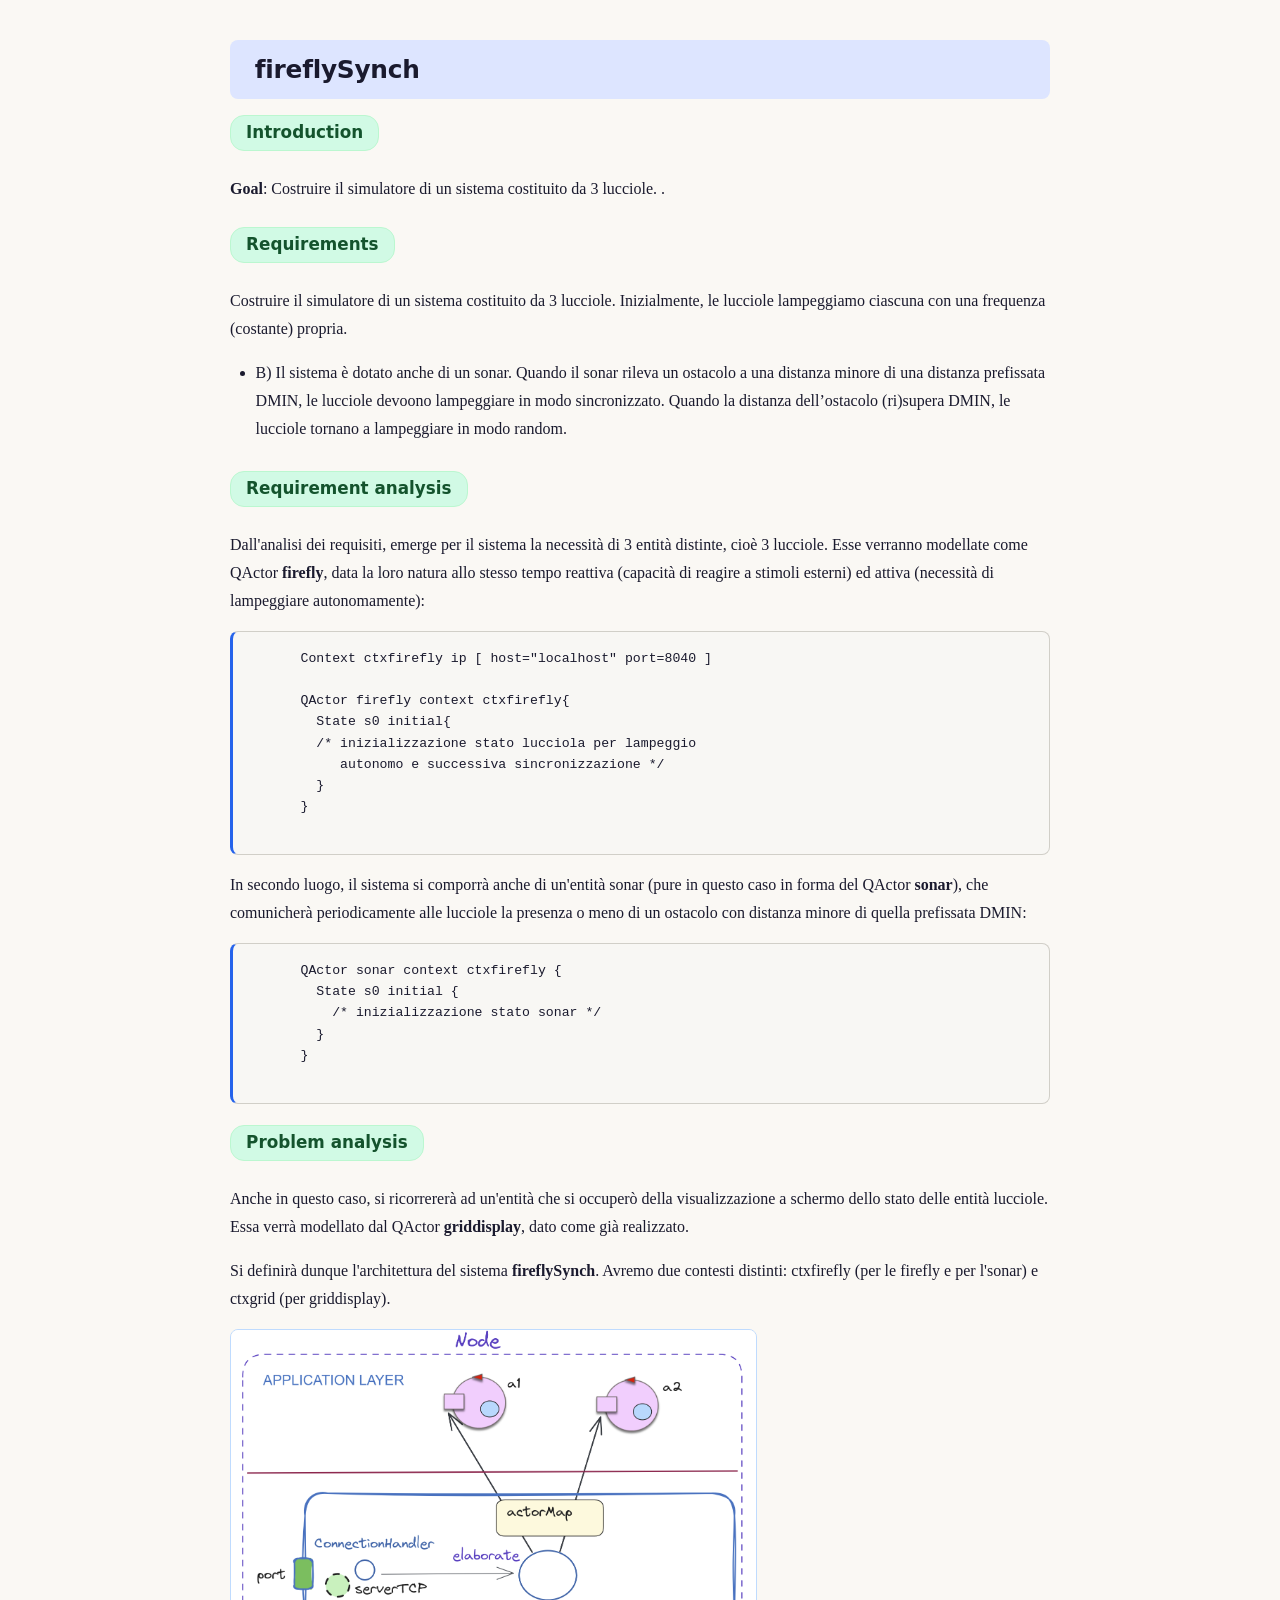
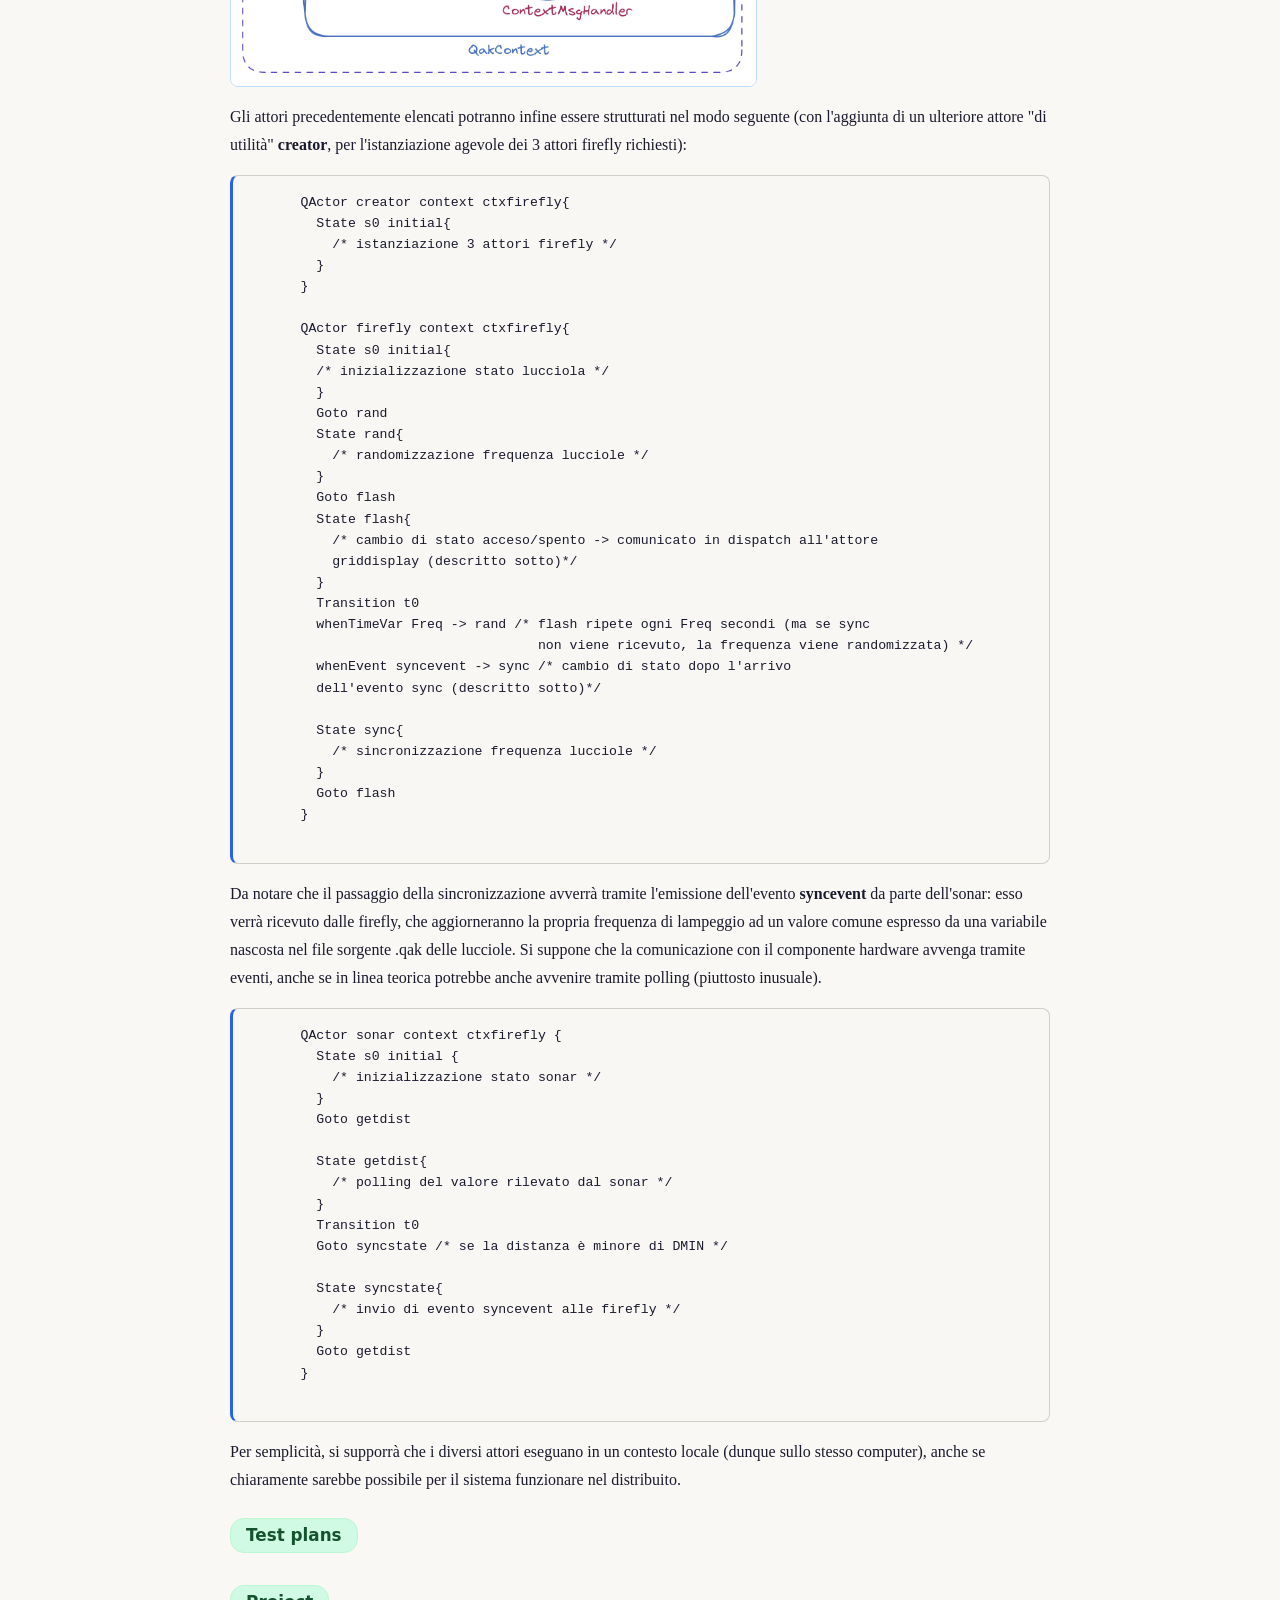
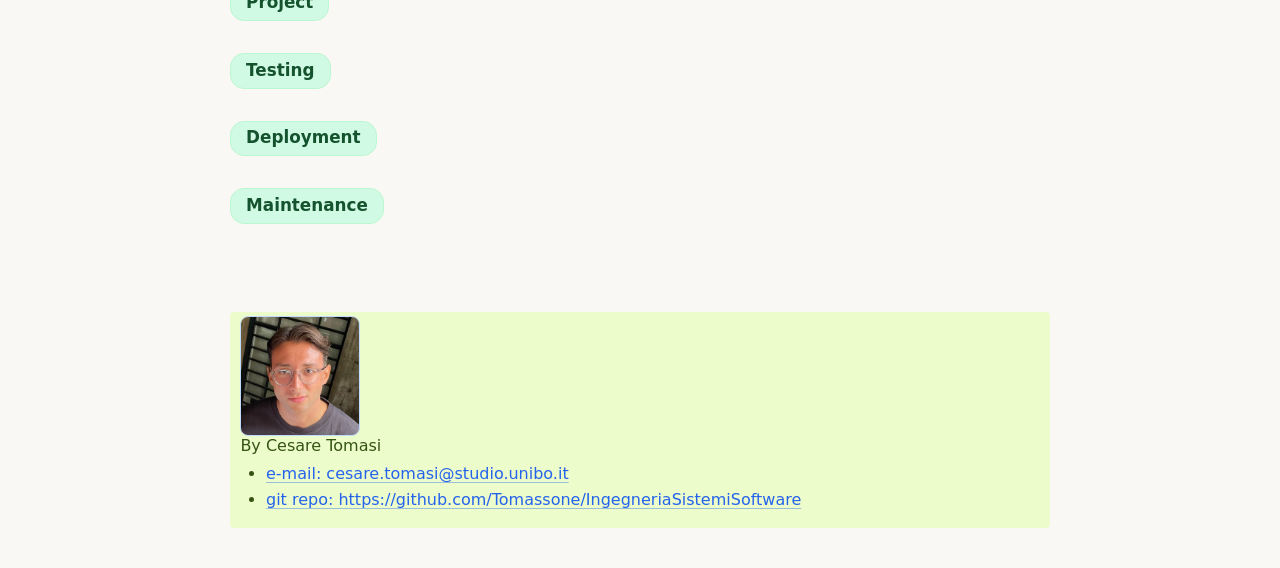
<file: docs/fireflySynch_b.html>
<!DOCTYPE html PUBLIC "-//W3C//DTD HTML 4.01//EN" "http://www.w3.org/TR/html4/strict.dtd">
<html>

<head>

	<link rel="stylesheet" type="text/css" href="css/mystyle.css">
	<!--
    <script type="text/javascript" src="../css/issStyle.js"></script>
-->

</head>
<title>fireflySynch</title>

<body>
	<div id="top">
		<h1>fireflySynch</h1>
	</div>

	<div class="body">

		<h2>Introduction</h2>
		<p><b>Goal</b>: Costruire il simulatore di un sistema costituito da 3 lucciole. </a>.
		</p>

		<h2>Requirements</h2>

		<p>
		<p>
			Costruire il simulatore di un sistema costituito da 3 lucciole. Inizialmente, le lucciole lampeggiamo
			ciascuna con una
			frequenza (costante) propria.
		<ul>
			<li>B) Il sistema è dotato anche di un sonar. Quando il sonar rileva un ostacolo a una distanza minore di
				una distanza
				prefissata DMIN, le lucciole devoono lampeggiare in modo sincronizzato. Quando la distanza dell’ostacolo
				(ri)supera DMIN, le lucciole tornano a lampeggiare in modo random.</li>
		</ul>
		</p>

		<h2>Requirement analysis</h2>

		<p>
			Dall'analisi dei requisiti, emerge per il sistema la necessità di 3 entità distinte, cioè 3 lucciole.
			Esse verranno modellate come QActor <b>firefly</b>, data la loro natura allo stesso tempo reattiva (capacità
			di reagire a stimoli esterni)
			ed attiva (necessità di lampeggiare autonomamente):
		</p>

		<pre>
			Context ctxfirefly ip [ host="localhost" port=8040 ]

			QActor firefly context ctxfirefly{
				State s0 initial{
				/* inizializzazione stato lucciola per lampeggio
				   autonomo e successiva sincronizzazione */
				}
			}
		</pre>

		<p>
			In secondo luogo, il sistema si comporrà anche di un'entità sonar (pure in questo caso
			in forma del QActor <b>sonar</b>), che comunicherà periodicamente alle lucciole la presenza
			o meno di un ostacolo con distanza minore di quella prefissata DMIN:
		</p>

		<pre>
			QActor sonar context ctxfirefly {
				State s0 initial {
					/* inizializzazione stato sonar */
				}
			}
		</pre>

		<h2>Problem analysis</h2>

		<p>
			Anche in questo caso, si ricorrererà ad un'entità che si occuperò della visualizzazione a schermo
			dello stato delle entità lucciole. Essa verrà modellato dal QActor <b>griddisplay</b>, dato come già
			realizzato.
		</p>

		<p>
			Si definirà dunque l'architettura del sistema <b>fireflySynch</b>.
			Avremo due contesti distinti: ctxfirefly (per le firefly e per l'sonar) e ctxgrid (per griddisplay).
		</p>

		<img src="./img/architettura_sistema_firefly.png"></img>

		<p>
			Gli attori precedentemente elencati potranno infine essere strutturati nel modo seguente (con l'aggiunta
			di un ulteriore attore "di utilità" <b>creator</b>, per l'istanziazione agevole dei 3 attori firefly
			richiesti):
		</p>

		<pre>
			QActor creator context ctxfirefly{
				State s0 initial{
					/* istanziazione 3 attori firefly */
				}
			}

			QActor firefly context ctxfirefly{
				State s0 initial{
				/* inizializzazione stato lucciola */
				}
				Goto rand
				State rand{
					/* randomizzazione frequenza lucciole */
				}
				Goto flash
				State flash{
					/* cambio di stato acceso/spento -> comunicato in dispatch all'attore
					griddisplay (descritto sotto)*/
				}
				Transition t0
				whenTimeVar Freq -> rand /* flash ripete ogni Freq secondi (ma se sync
				                            non viene ricevuto, la frequenza viene randomizzata) */
				whenEvent syncevent -> sync /* cambio di stato dopo l'arrivo 
				dell'evento sync (descritto sotto)*/

				State sync{
					/* sincronizzazione frequenza lucciole */
				}
				Goto flash
			}
		</pre>

		<p>
			Da notare che il passaggio della sincronizzazione avverrà tramite l'emissione dell'evento <b>syncevent</b>
			da parte dell'sonar: esso verrà ricevuto dalle firefly, che aggiorneranno la propria frequenza di
			lampeggio ad un
			valore comune espresso da una variabile nascosta nel file sorgente .qak delle lucciole.
			Si suppone che la comunicazione con il componente hardware avvenga tramite eventi, anche se in linea
			teorica potrebbe anche avvenire tramite polling (piuttosto inusuale).
		</p>

		<pre>
			QActor sonar context ctxfirefly {
				State s0 initial {
					/* inizializzazione stato sonar */
				}
				Goto getdist

				State getdist{
					/* polling del valore rilevato dal sonar */
				}
				Transition t0
				Goto syncstate /* se la distanza è minore di DMIN */

				State syncstate{
					/* invio di evento syncevent alle firefly */
				}
				Goto getdist
			}
		</pre>

		<p>
			Per semplicità, si supporrà che i diversi attori eseguano in un contesto locale (dunque sullo stesso
			computer),
			anche se chiaramente sarebbe possibile per il sistema funzionare nel distribuito.
		</p>

		<h2>Test plans</h2>

		<p></p>

		<h2>Project</h2>

		<p></p>

		<h2>Testing</h2>

		<p></p>

		<h2>Deployment</h2>

		<p></p>

		<h2>Maintenance</h2>

		<p></p>

		<br /><br />
	</div>

	<h5>
		<img src="./img/pic.jpeg" width="15%" height="15%">
		By Cesare Tomasi
		<ul>
			<li><a href="mailto:cesare.tomasi@studio.unibo.it">e-mail: cesare.tomasi@studio.unibo.it</a></li>
			<li><a href="https://github.com/Tomassone/IngegneriaSistemiSoftware">git repo:
					https://github.com/Tomassone/IngegneriaSistemiSoftware</a></li>
			<ul>
	</h5>
</body>

</html>
</file>
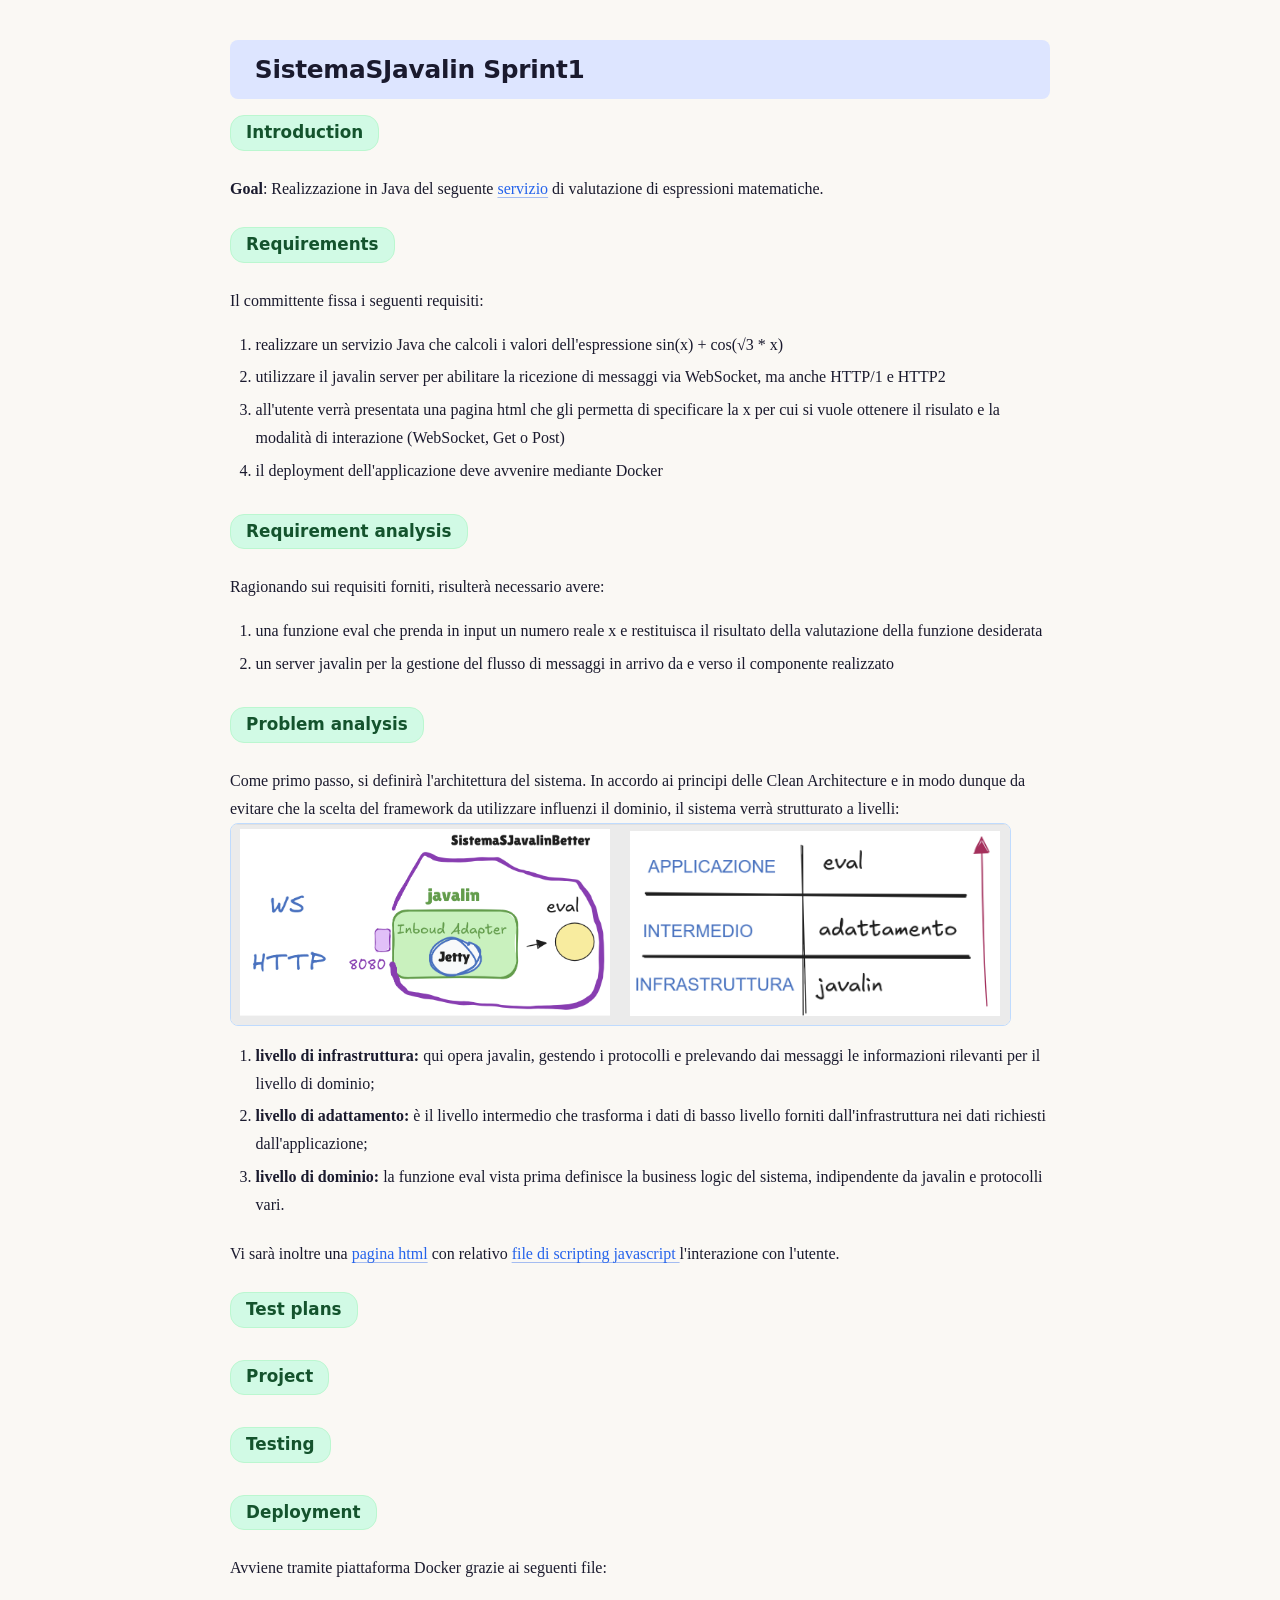
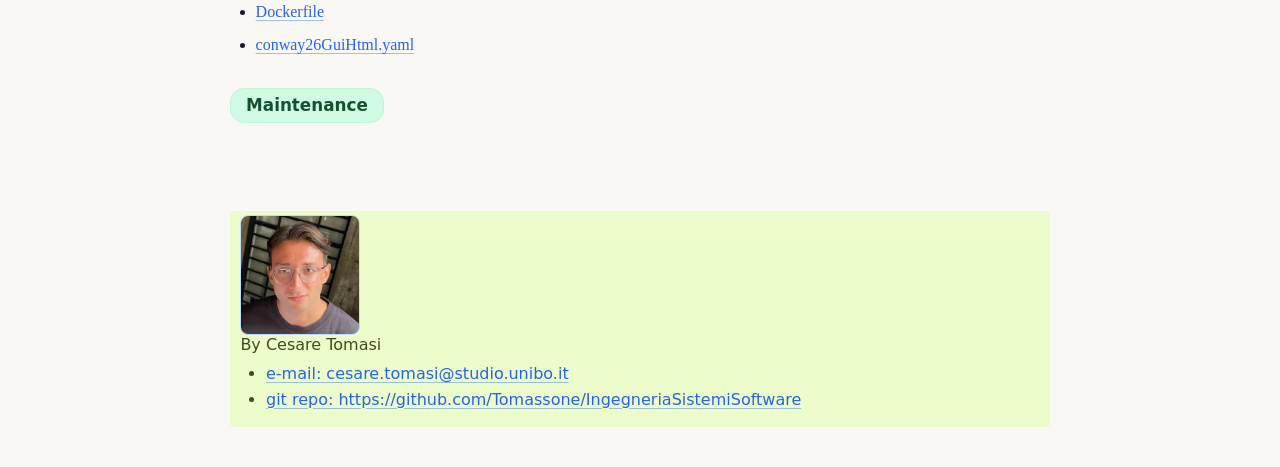
<file: docs/SistemaSJavalin.html>
<!DOCTYPE html PUBLIC "-//W3C//DTD HTML 4.01//EN" "http://www.w3.org/TR/html4/strict.dtd">
<html>

<head>

	<link rel="stylesheet" type="text/css" href="css/mystyle.css">
	<!--
    <script type="text/javascript" src="../css/issStyle.js"></script>
-->

</head>
<title>Sprint1: SistemaSJavalin</title>

<body>
	<div id="top">
		<h1>SistemaSJavalin Sprint1</h1>
	</div>

	<div class="body">

		<h2>Introduction</h2>
		<p><b>Goal</b>: Realizzazione in Java del seguente
			<a href='https://anatali.github.io/issLab2026/_static/docs/Protobook.pdf#chapter.7'>servizio</a> di
			valutazione di espressioni matematiche.
		</p>

		<h2>Requirements</h2>

		<p>
			Il committente fissa i seguenti requisiti:
		<ol>
			<li>realizzare un servizio Java che calcoli i valori dell'espressione sin(x) + cos(√3 * x)</li>
			<li>utilizzare il javalin server per abilitare la ricezione di messaggi via WebSocket, ma anche HTTP/1 e
				HTTP2</li>
			<li>all'utente verrà presentata una pagina html che gli permetta di specificare la x per cui si vuole
				ottenere il risulato e la modalità di interazione (WebSocket, Get o Post)</li>
			<li>il deployment dell'applicazione deve avvenire mediante Docker</li>
		</ol>
		</p>

		<h2>Requirement analysis</h2>

		<p>
			Ragionando sui requisiti forniti, risulterà necessario avere:
		<ol>
			<li>una funzione eval che prenda in input un numero reale x e restituisca il risultato della valutazione
				della funzione desiderata</li>
			<li>un server javalin per la gestione del flusso di messaggi in arrivo da e verso il componente realizzato
			</li>
		</ol>
		</p>
		<h2>Problem analysis</h2>

		<p>
			Come primo passo, si definirà l'architettura del sistema. In accordo ai principi delle Clean
			Architecture e in modo dunque da evitare che la scelta del framework da utilizzare influenzi il
			dominio, il sistema verrà strutturato a livelli:
			<img src="./img/architettura_sistema_v4.png"></img>
		<ol>
			<li><b>livello di infrastruttura:</b> qui opera javalin, gestendo i protocolli e prelevando dai messaggi le
				informazioni rilevanti per il livello di dominio;</li>
			<li><b>livello di adattamento:</b> è il livello intermedio che trasforma i dati di basso livello forniti
				dall'infrastruttura nei dati richiesti dall'applicazione;</li>
			<li><b>livello di dominio:</b> la funzione eval vista prima definisce la business logic del sistema,
				indipendente da javalin e protocolli vari.</li>
		</ol>
		</p>
		<p>
			Vi sarà inoltre una <a
				href="https://github.com/Tomassone/IngegneriaSistemiSoftware/blob/main/AService/Sprint1/SistemaSJavalin/src/main/resources/CallerBasic.html">pagina
				html</a> con relativo <a
				href="https://github.com/Tomassone/IngegneriaSistemiSoftware/blob/main/AService/Sprint1/SistemaSJavalin/src/main/resources/CallerBasic.js">file
				di scripting javascript </a> l'interazione con l'utente.
		</p>

		<h2>Test plans</h2>

		<p></p>

		<h2>Project</h2>

		<p></p>

		<h2>Testing</h2>

		<p></p>

		<h2>Deployment</h2>

		<p>
			Avviene tramite piattaforma Docker grazie ai seguenti file:
		<ul>
			<li><a
					href="https://github.com/Tomassone/IngegneriaSistemiSoftware/blob/main/AService/Sprint1/SistemaSJavalin/Dockerfile">Dockerfile</a>
			</li>
			<li><a
					href="https://github.com/Tomassone/IngegneriaSistemiSoftware/blob/main/AService/Sprint1/SistemaSJavalin/sistemasjavalin.yaml">conway26GuiHtml.yaml</a>
			</li>
		</ul>
		</p>

		<h2>Maintenance</h2>

		<p></p>

		<br /><br />
	</div>

	<h5>
		<img src="./img/pic.jpeg" width="15%" height="15%">
		By Cesare Tomasi
		<ul>
			<li><a href="mailto:cesare.tomasi@studio.unibo.it">e-mail: cesare.tomasi@studio.unibo.it</a></li>
			<li><a href="https://github.com/Tomassone/IngegneriaSistemiSoftware">git repo:
					https://github.com/Tomassone/IngegneriaSistemiSoftware</a></li>
			<ul>
	</h5>
</body>

</html>
</file>
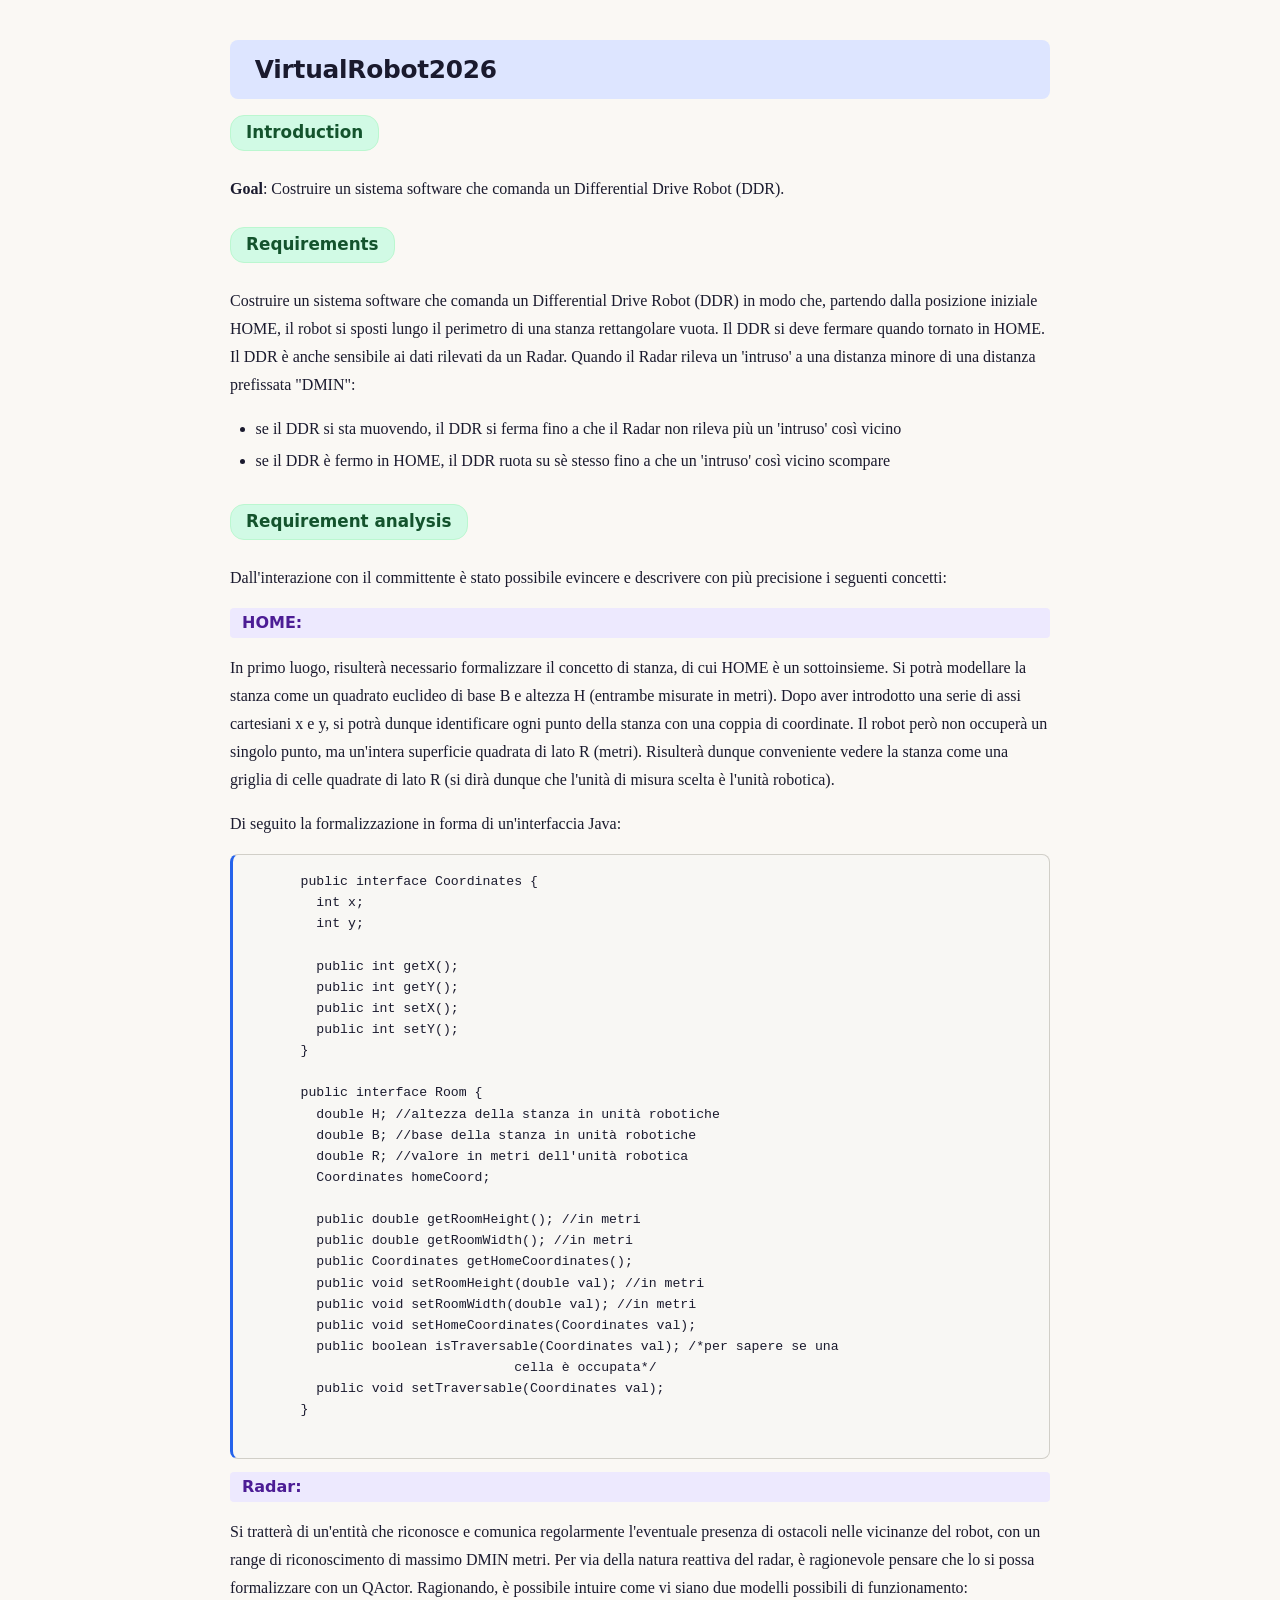
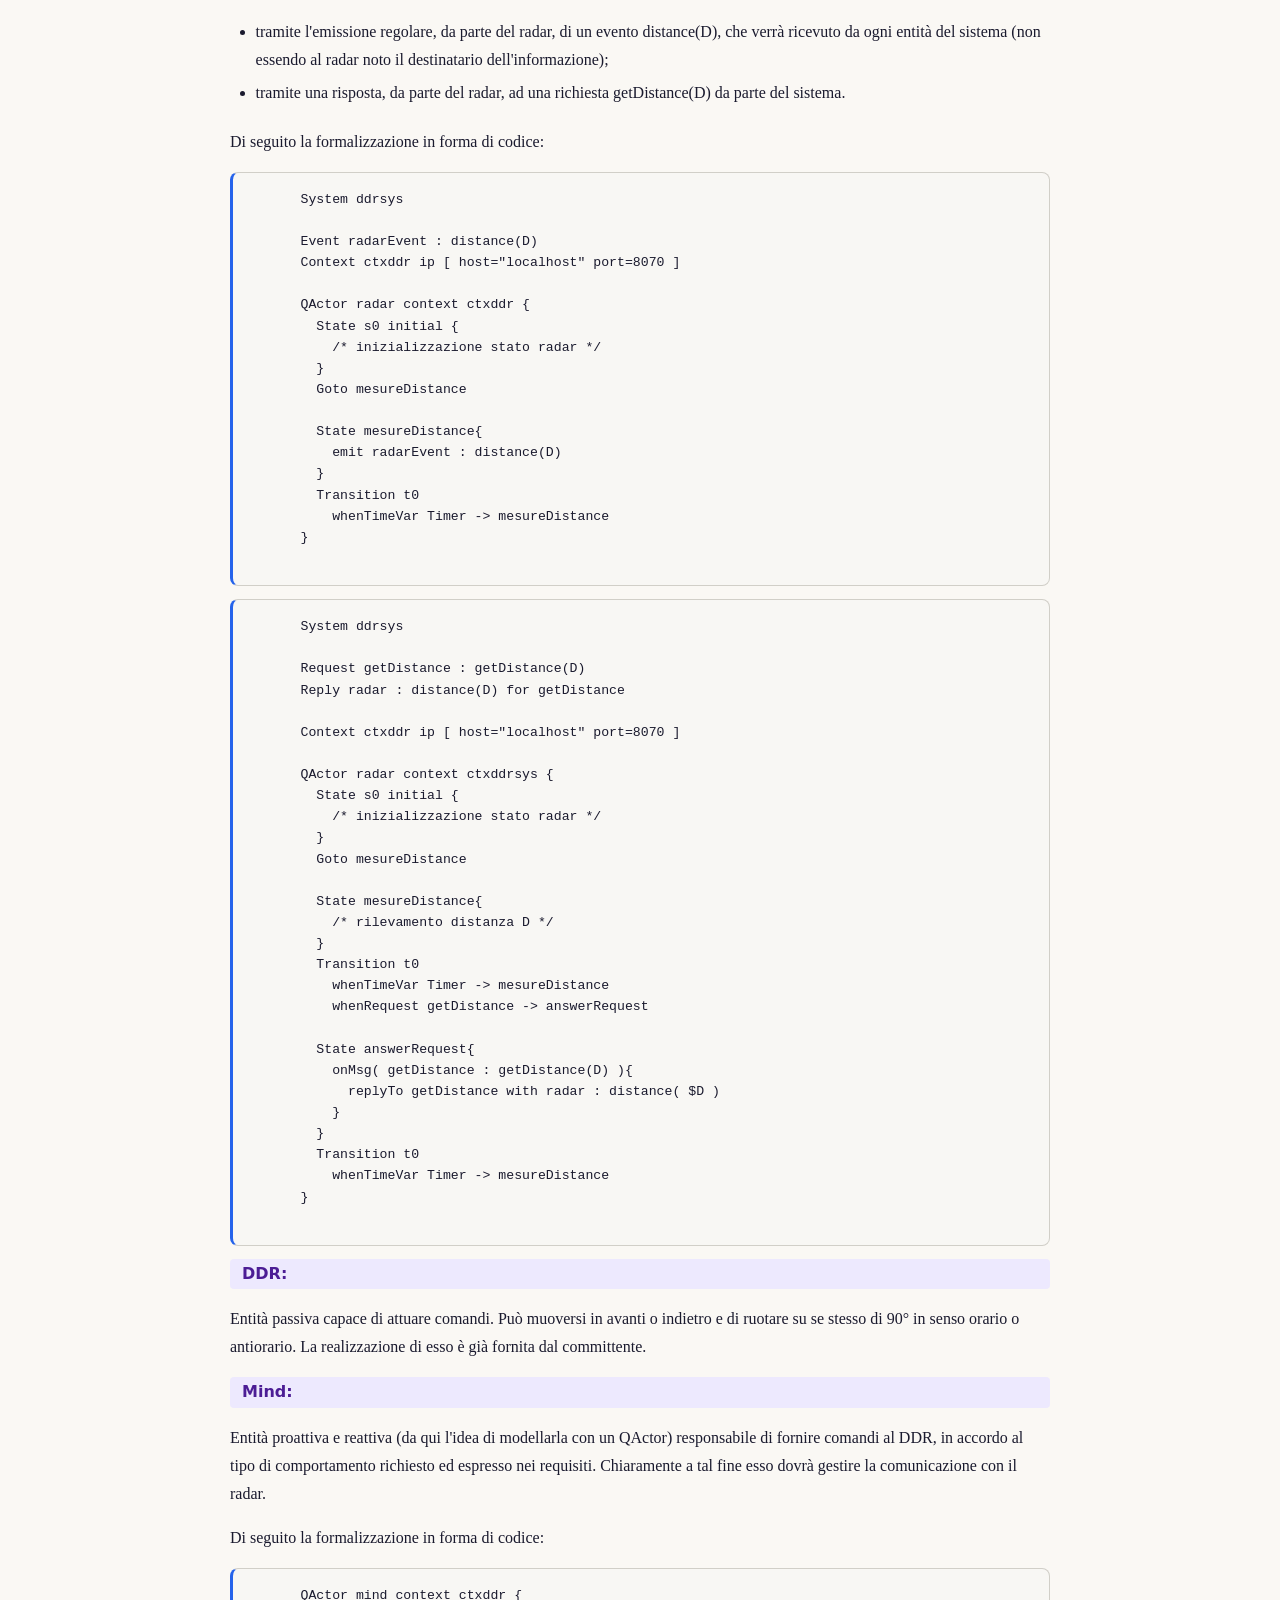
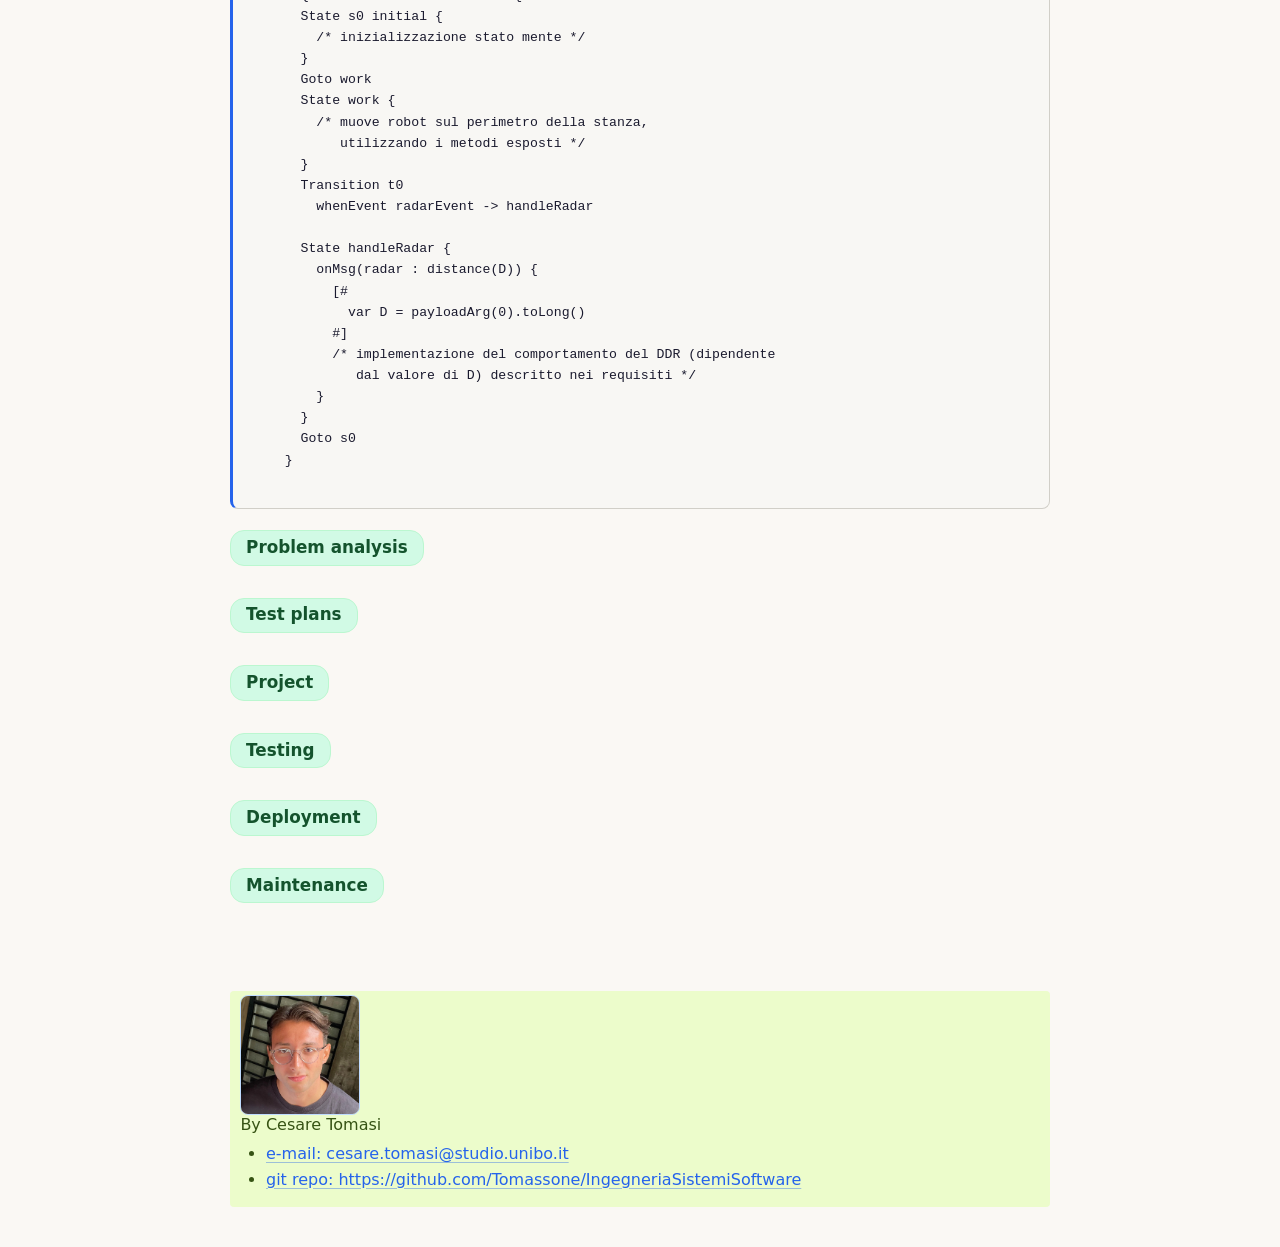
<file: docs/VirtualRobot2026.html>
<!DOCTYPE html PUBLIC "-//W3C//DTD HTML 4.01//EN" "http://www.w3.org/TR/html4/strict.dtd">
<html>

<head>

	<link rel="stylesheet" type="text/css" href="css/mystyle.css">
	<!--
    <script type="text/javascript" src="../css/issStyle.js"></script>
-->

</head>
<title>VirtualRobot2026</title>

<body>
	<div id="top">
		<h1>VirtualRobot2026</h1>
	</div>

	<div class="body">

		<h2>Introduction</h2>
		<p><b>Goal</b>: Costruire un sistema software che comanda un Differential Drive Robot (DDR)</a>.
		</p>

		<h2>Requirements</h2>

		<p>
			Costruire un sistema software che comanda un Differential Drive Robot (DDR) in modo che,
			partendo dalla posizione iniziale HOME, il robot si sposti lungo il perimetro di una stanza rettangolare
			vuota.
			Il DDR si deve fermare quando tornato in HOME.

			Il DDR è anche sensibile ai dati rilevati da un Radar.
			Quando il Radar rileva un 'intruso' a una distanza minore di una distanza prefissata "DMIN":

		<ul>
			<li>se il DDR si sta muovendo, il DDR si ferma fino a che il Radar non rileva più un 'intruso' così
				vicino</li>
			<li>se il DDR è fermo in HOME, il DDR ruota su sè stesso fino a che un 'intruso' così vicino scompare</li>
		</ul>
		</p>

		<h2>Requirement analysis</h2>

		<p>
			Dall'interazione con il committente è stato possibile evincere e descrivere con più precisione i seguenti
			concetti:
		<p>

		<h3>HOME:</h3>

		<p>
			In primo luogo, risulterà necessario formalizzare il concetto di stanza, di cui HOME è un sottoinsieme.
			Si potrà modellare la stanza come un quadrato euclideo di base B e altezza H (entrambe misurate in metri).
			Dopo aver introdotto una serie di assi cartesiani x e y, si potrà dunque identificare ogni punto della
			stanza con una coppia di coordinate. Il robot però non occuperà un singolo punto, ma un'intera superficie
			quadrata di lato R (metri). Risulterà dunque conveniente vedere la stanza come una griglia di celle quadrate
			di lato R (si dirà dunque che l'unità di misura scelta è l'unità robotica).
		</p>

		<p>
			Di seguito la formalizzazione in
			forma di un'interfaccia Java:
		</p>

		<pre>
			public interface Coordinates {
				int x;
				int y;

				public int getX();
				public int getY();
				public int setX();
				public int setY();
			}

			public interface Room {
				double H; //altezza della stanza in unità robotiche
				double B; //base della stanza in unità robotiche
				double R; //valore in metri dell'unità robotica
				Coordinates homeCoord;

				public double getRoomHeight(); //in metri
				public double getRoomWidth(); //in metri
				public Coordinates getHomeCoordinates();
				public void setRoomHeight(double val); //in metri
				public void setRoomWidth(double val); //in metri
				public void setHomeCoordinates(Coordinates val);
				public boolean isTraversable(Coordinates val); /*per sapere se una
																 cella è occupata*/
				public void setTraversable(Coordinates val);
			}
		</pre>

		<h3>Radar:</h3>

		<p>
			Si tratterà di un'entità che riconosce e comunica regolarmente l'eventuale presenza di ostacoli nelle
			vicinanze del robot, con un range di riconoscimento di massimo DMIN metri. Per via della natura reattiva del
			radar, è ragionevole pensare che lo si possa formalizzare con un QActor. Ragionando, è possibile intuire
			come vi siano due modelli possibili di funzionamento:
		<ul>
			<li>tramite l'emissione regolare, da parte del radar, di un evento distance(D), che verrà ricevuto da ogni
				entità del sistema (non essendo al radar noto il destinatario dell'informazione);</li>
			<li>tramite una risposta, da parte del radar, ad una richiesta getDistance(D) da parte del sistema.</li>
		</ul>
		</p>

		<p>
			Di seguito la formalizzazione in
			forma di codice:
		</p>

		<pre>
			System ddrsys
			
			Event radarEvent : distance(D)
			Context ctxddr ip [ host="localhost" port=8070 ]

			QActor radar context ctxddr {
				State s0 initial {
					/* inizializzazione stato radar */
				}
				Goto mesureDistance
				
				State mesureDistance{
					emit radarEvent : distance(D)
				}
				Transition t0 
					whenTimeVar Timer -> mesureDistance
			}
		</pre>

		<pre>
			System ddrsys
			
			Request getDistance : getDistance(D)
			Reply radar : distance(D) for getDistance

			Context ctxddr ip [ host="localhost" port=8070 ]

			QActor radar context ctxddrsys {
				State s0 initial {
					/* inizializzazione stato radar */
				}
				Goto mesureDistance
				
				State mesureDistance{
					/* rilevamento distanza D */
				}
				Transition t0 
					whenTimeVar Timer -> mesureDistance
					whenRequest getDistance -> answerRequest
			
				State answerRequest{
					onMsg( getDistance : getDistance(D) ){
						replyTo getDistance with radar : distance( $D )  
					} 
				}  
				Transition t0 
					whenTimeVar Timer -> mesureDistance
			}
		</pre>

		<h3>DDR:</h3>

		<p>
			Entità passiva capace di attuare comandi. Può muoversi in avanti o indietro e di ruotare su se stesso
			di 90° in senso orario o antiorario. La realizzazione di esso è già fornita dal committente.
		</p>

		<h3>Mind:</h3>

		<p>
			Entità proattiva e reattiva (da qui l'idea di modellarla con un QActor) responsabile di fornire comandi al
			DDR, in accordo al tipo di comportamento richiesto ed
			espresso nei requisiti. Chiaramente a tal fine esso dovrà gestire la comunicazione con il radar.
		</p>

		<p>
			Di seguito la formalizzazione in
			forma di codice:
		</p>

		<pre>
			QActor mind context ctxddr {
			State s0 initial {
				/* inizializzazione stato mente */
			}
			Goto work
			State work {
				/* muove robot sul perimetro della stanza, 
				   utilizzando i metodi esposti */
			}
			Transition t0
				whenEvent radarEvent -> handleRadar
				
			State handleRadar {
				onMsg(radar : distance(D)) {
					[# 
						var D = payloadArg(0).toLong()
					#]
					/* implementazione del comportamento del DDR (dipendente
					   dal valore di D) descritto nei requisiti */
				}
			}
			Goto s0
		}
		</pre>

		<h2>Problem analysis</h2>

		<p></p>

		<h2>Test plans</h2>

		<p></p>

		<h2>Project</h2>

		<p></p>

		<h2>Testing</h2>

		<p></p>

		<h2>Deployment</h2>

		<p></p>

		<h2>Maintenance</h2>

		<p></p>

		<br /><br />
	</div>

	<h5>
		<img src="./img/pic.jpeg" width="15%" height="15%">
		By Cesare Tomasi
		<ul>
			<li><a href="mailto:cesare.tomasi@studio.unibo.it">e-mail: cesare.tomasi@studio.unibo.it</a></li>
			<li><a href="https://github.com/Tomassone/IngegneriaSistemiSoftware">git repo:
					https://github.com/Tomassone/IngegneriaSistemiSoftware</a></li>
			<ul>
	</h5>
</body>

</html>
</file>
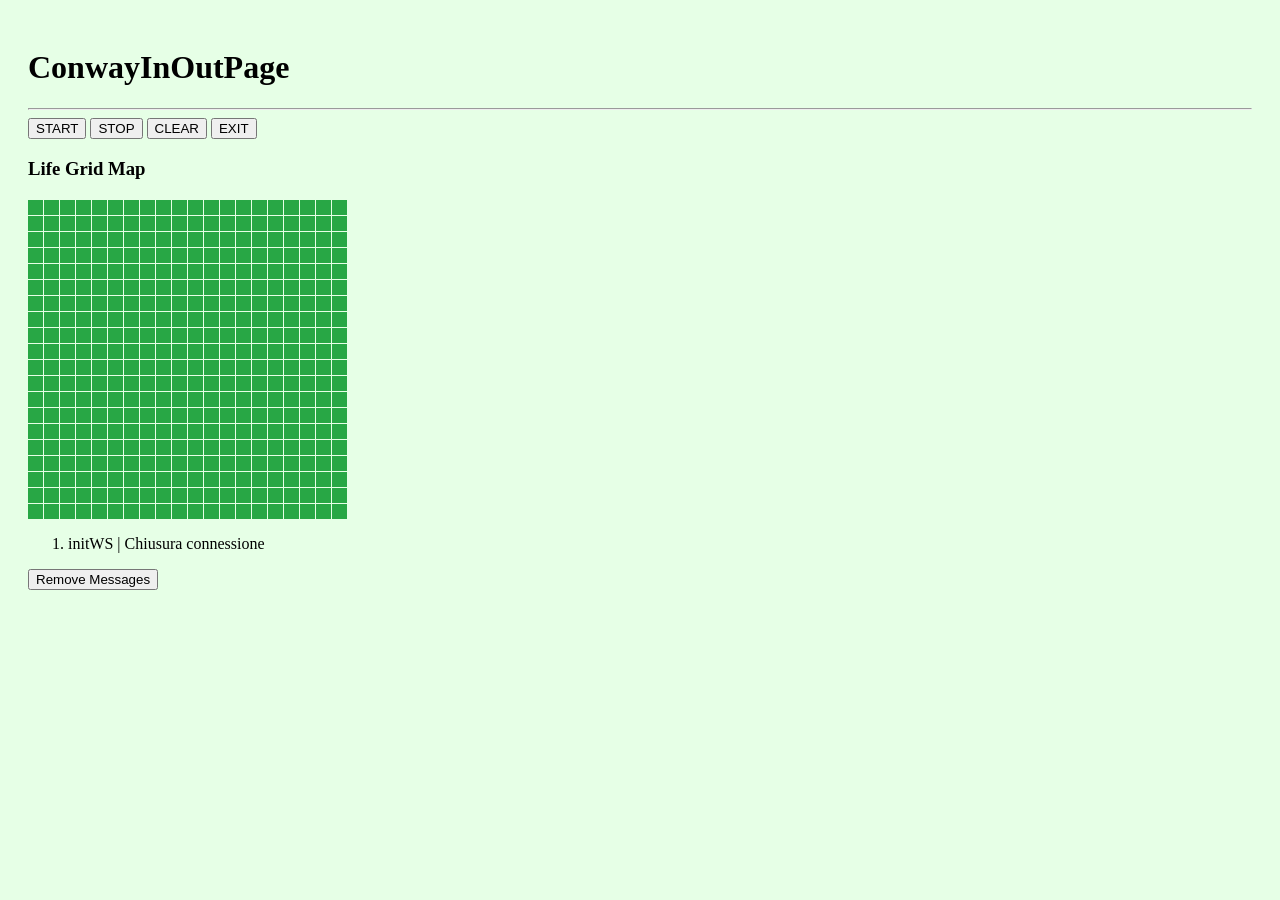
<file: conway26GuiHtml/bin/default/page/ConwayInOutPage.html>
<!DOCTYPE html>
<html xmlns:th="http://www.thymeleaf.org">
<head>
	<title>ConwayInOutPage</title></head>
    <link rel="stylesheet" href="mapstyle.css">
</head>    
<body>
  <h1>ConwayInOutPage</h1>
<hr/>

<!--  INPUT AREA   -->
  <button onClick="sendCmdToServer('start'); return false">START</button>
  <button onClick="sendCmdToServer('stop');  return false">STOP</button>
  <button onClick="sendCmdToServer('clear'); return false">CLEAR</button>
  <button onClick="sendCmdToServer('exit');  return false">EXIT</button>

  
<!-- MAP AREA -->
 
    <div >
      <h3 class="text-center">Life Grid Map</h3>
      <div id="map" class="grid"></div> 
    </div>

	
	<!--  OUTPUT AREA -->
	  <ol id="msgslist"></ol>

	  <button type="button" onclick=clearOutArea()>Remove Messages</button>

 <!--
	        <h4>MessageArea</h4>
	    &nbsp;&nbsp;&nbsp;
	<div class="info">
	    <button type="button" onclick=clear_messageArea()>Clear</button>
	    
	    <textarea id="messageArea" name="messageArea" font="Arial" style="font-size:10pt" rows="15" cols="85"></textarea>
	</div>
    -->

	<script src="iomap.js"></script>
	<script src="outArea.js"></script>	   
    <script src="wscontrol.js"></script>  

	
</body>
</html>
</file>
<file: docs/css/mystyle.css>
/* ─────────────────────────────────────────────────────────────
   Design tokens
   ───────────────────────────────────────────────────────────── */
:root {
	/* Palette – deep ink on warm parchment */
	--ink: #1a1a2e;
	--ink-muted: #4a4a6a;
	--parchment: #faf8f4;
	--surface: #ffffff;
	--surface-2: #f4f2ee;

	/* Accent colours (one warm, one cool) */
	--accent-warm: #c0392b;
	--accent-cool: #2563eb;
	--accent-green: #166534;
	--accent-gold: #92400e;

	/* Heading band colours – muted, harmonious */
	--h1-bg: #dde5ff;
	--h2-bg: #d1fae5;
	--h3-bg: #ede9fe;
	--h4-bg: #dcfce7;
	--h5-bg: #ecfccb;

	/* Semantic colours */
	--border: #d1cfc8;
	--border-strong: #9ca3af;
	--code-bg: #f8f7f4;
	--req-bg: #f0fdf4;
	--req-border: #16a34a;
	--remark-bg: #eff6ff;
	--remark-border: #bfdbfe;
	--bottom-bg: #fefce8;

	/* Typography */
	--font-serif: 'EB Garamond', 'Georgia', 'Times New Roman', serif;
	--font-mono: 'JetBrains Mono', 'Fira Code', 'Courier New', monospace;
	--font-sans: 'DM Sans', 'Segoe UI', system-ui, sans-serif;

	/* Spacing scale */
	--radius-sm: 4px;
	--radius-md: 8px;
	--radius-lg: 14px;
	--radius-xl: 22px;

	/* Transitions */
	--ease: cubic-bezier(0.25, 0.46, 0.45, 0.94);
}

/* ─────────────────────────────────────────────────────────────
   Google Fonts import
   ───────────────────────────────────────────────────────────── */
@import url('https://fonts.googleapis.com/css2?family=EB+Garamond:ital,wght@0,400;0,600;1,400&family=DM+Sans:wght@400;500;600&family=JetBrains+Mono:wght@400;500&display=swap');

/* ─────────────────────────────────────────────────────────────
   Reset & base
   ───────────────────────────────────────────────────────────── */
*,
*::before,
*::after {
	box-sizing: border-box;
}

body {
	font-family: var(--font-serif);
	font-size: 1rem;
	/* ~16 px; scale with rem everywhere */
	line-height: 1.75;
	color: var(--ink);
	background-color: var(--parchment);
	margin: 0 auto;
	max-width: 900px;
	padding: 2rem 2.5rem;
}

/* ─────────────────────────────────────────────────────────────
   Links
   ───────────────────────────────────────────────────────────── */
a:link,
a:visited {
	color: var(--accent-cool);
	text-decoration: underline;
	text-decoration-color: color-mix(in srgb, var(--accent-cool) 40%, transparent);
	text-underline-offset: 3px;
	transition: color 0.2s var(--ease), text-decoration-color 0.2s var(--ease);
}

a:hover,
a:focus {
	color: color-mix(in srgb, var(--accent-cool) 70%, var(--ink));
	text-decoration-color: var(--accent-cool);
	outline: none;
}

/* ─────────────────────────────────────────────────────────────
   Horizontal rule
   ───────────────────────────────────────────────────────────── */
hr {
	clear: both;
	border: none;
	border-top: 1px solid var(--border);
	margin: 2rem 0;
}

/* ─────────────────────────────────────────────────────────────
   Layout containers
   ───────────────────────────────────────────────────────────── */
div.top {
	width: 80%;
}

div.bottom {
	width: 60%;
	background-color: var(--bottom-bg);
	border: 1px solid color-mix(in srgb, var(--border) 80%, #ca8a04 20%);
	border-radius: var(--radius-lg);
	margin-top: 3em;
	margin-left: 0.5em;
	padding: 1.25rem 1.5rem;
	box-shadow: 0 2px 8px rgba(0, 0, 0, 0.06);
}

div.body {
	font-size: 1rem;
}

div.wrapdesc {
	width: 90%;
	margin: 0 auto;
}

div.imagedesc {
	width: 85%;
	margin: 0 auto;
}

/* ─────────────────────────────────────────────────────────────
   Special inline elements
   ───────────────────────────────────────────────────────────── */

/* #i — emphasis / warning colour */
#i {
	color: var(--accent-warm);
}

/* tt — monospace reference */
tt {
	font-family: var(--font-mono);
	font-size: 0.875em;
	color: var(--accent-green);
	background-color: color-mix(in srgb, var(--accent-green) 7%, transparent);
	padding: 0.1em 0.3em;
	border-radius: var(--radius-sm);
}

/* em — bold callout */
em {
	font-family: var(--font-sans);
	font-size: 1em;
	font-weight: 600;
	font-style: normal;
	color: var(--accent-cool);
	border: 1.5px solid color-mix(in srgb, var(--accent-cool) 30%, transparent);
	border-radius: var(--radius-sm);
	padding: 0.05em 0.35em;
	background-color: color-mix(in srgb, var(--accent-cool) 5%, transparent);
}

/* bc — bold code-like term */
bc {
	font-family: var(--font-mono);
	font-size: 0.875em;
	font-weight: 600;
	color: var(--accent-gold);
	background-color: #fef9c3;
	padding: 0.1em 0.35em;
	border-radius: var(--radius-sm);
}

/* ks — keyword (blue) */
ks {
	font-family: var(--font-mono);
	font-weight: 600;
	color: var(--accent-cool);
	font-size: 0.875em;
}

/* kc — keyword (green) */
kc {
	font-family: var(--font-mono);
	font-weight: 600;
	color: var(--accent-green);
	font-size: 0.875em;
}

/* ─────────────────────────────────────────────────────────────
   Code block
   ───────────────────────────────────────────────────────────── */
pre {
	font-family: var(--font-mono);
	font-size: 0.825em;
	line-height: 1.6;
	background-color: var(--code-bg);
	border: 1px solid var(--border);
	border-left: 3px solid var(--accent-cool);
	border-radius: var(--radius-md);
	padding: 1rem 1.25rem;
	overflow-x: auto;
	tab-size: 2;
}

/* ─────────────────────────────────────────────────────────────
   Headings
   ───────────────────────────────────────────────────────────── */
h1,
h2,
h3,
h4,
h5 {
	font-family: var(--font-sans);
	line-height: 1.3;
	margin-top: 0.5rem;
	margin-bottom: 0.5rem;
}

h1 {
	font-size: 1.55em;
	font-weight: 600;
	background-color: var(--h1-bg);
	color: var(--ink);
	padding: 0.55em 1em;
	border-radius: var(--radius-md);
	letter-spacing: -0.01em;
}

h2 {
	font-size: 1.05em;
	font-weight: 600;
	background-color: var(--h2-bg);
	color: #14532d;
	border: 1px solid #bbf7d0;
	border-radius: var(--radius-lg);
	padding: 0.35em 0.9em;
	display: inline-block;
}

h3 {
	font-size: 1em;
	font-weight: 600;
	background-color: var(--h3-bg);
	color: #4c1d95;
	border-radius: var(--radius-sm);
	padding: 0.3em 0.75em;
}

h4 {
	font-size: 1em;
	font-weight: 600;
	background-color: var(--h4-bg);
	color: #166534;
	width: 95%;
	border-radius: var(--radius-md);
	padding: 0.3em 0.75em;
}

h5 {
	font-size: 1em;
	font-weight: 500;
	background-color: var(--h5-bg);
	color: #365314;
	border-radius: var(--radius-sm);
	padding: 0.25em 0.65em;
}

/* ─────────────────────────────────────────────────────────────
   Callout boxes
   ───────────────────────────────────────────────────────────── */
div.req {
	background-color: var(--req-bg);
	font-size: 1rem;
	max-width: 700px;
	border: 2px solid var(--req-border);
	border-radius: var(--radius-lg);
	padding: 1.1rem 1.4rem;
	margin: 1.25rem 0.5rem;
	box-shadow: 0 2px 10px rgba(22, 163, 74, 0.08);
}

div.remark {
	background-color: var(--remark-bg);
	border: 1.5px solid var(--remark-border);
	border-radius: var(--radius-xl);
	padding: 1.1rem 1.4rem;
	margin: 1.25rem 0.5rem;
	box-shadow: 0 2px 10px rgba(37, 99, 235, 0.07);
}

/* ─────────────────────────────────────────────────────────────
   Tables
   ───────────────────────────────────────────────────────────── */
table {
	border-collapse: collapse;
	width: 100%;
	font-size: 0.9em;
	border-radius: var(--radius-md);
	overflow: hidden;
	border: 1px solid var(--border-strong);
	margin: 1rem 0;
}

th {
	background-color: var(--h1-bg);
	color: var(--ink);
	font-family: var(--font-sans);
	font-weight: 600;
	padding: 0.55em 1em;
	text-align: left;
	border: 1px solid var(--border-strong);
}

td {
	padding: 0.45em 1em;
	border: 1px solid var(--border);
}

tr:nth-child(even) td {
	background-color: var(--surface-2);
}

/* ─────────────────────────────────────────────────────────────
   Lists
   ───────────────────────────────────────────────────────────── */
ol,
ul {
	margin: 0.5rem 0;
	padding-left: 1.6rem;
}

li {
	padding-bottom: 0.3rem;
}

/* ─────────────────────────────────────────────────────────────
   Images
   ───────────────────────────────────────────────────────────── */
img {
	border: 1.5px solid var(--remark-border);
	border-radius: var(--radius-md);
	max-width: 100%;
	height: auto;
	display: block;
}
</file>
<file: conway26GuiHtml/bin/default/page/mapstyle.css>
body {
    padding: 20px;
    background-color: #e6ffe6;
}
        .grid {
            display: grid;
            grid-template-columns: repeat(20, 15px);
            grid-gap: 1px;
            justify-content: left;
            margin-top: 20px;
        }
        .cell {
            width: 15px;
            height: 15px;
            text-align: center;
            line-height: 15px;
            font-weight: bold;
            color: white;
        }
        .live { background-color: #28a745; }
        .dead { background-color: #dc3545; }
</file>
